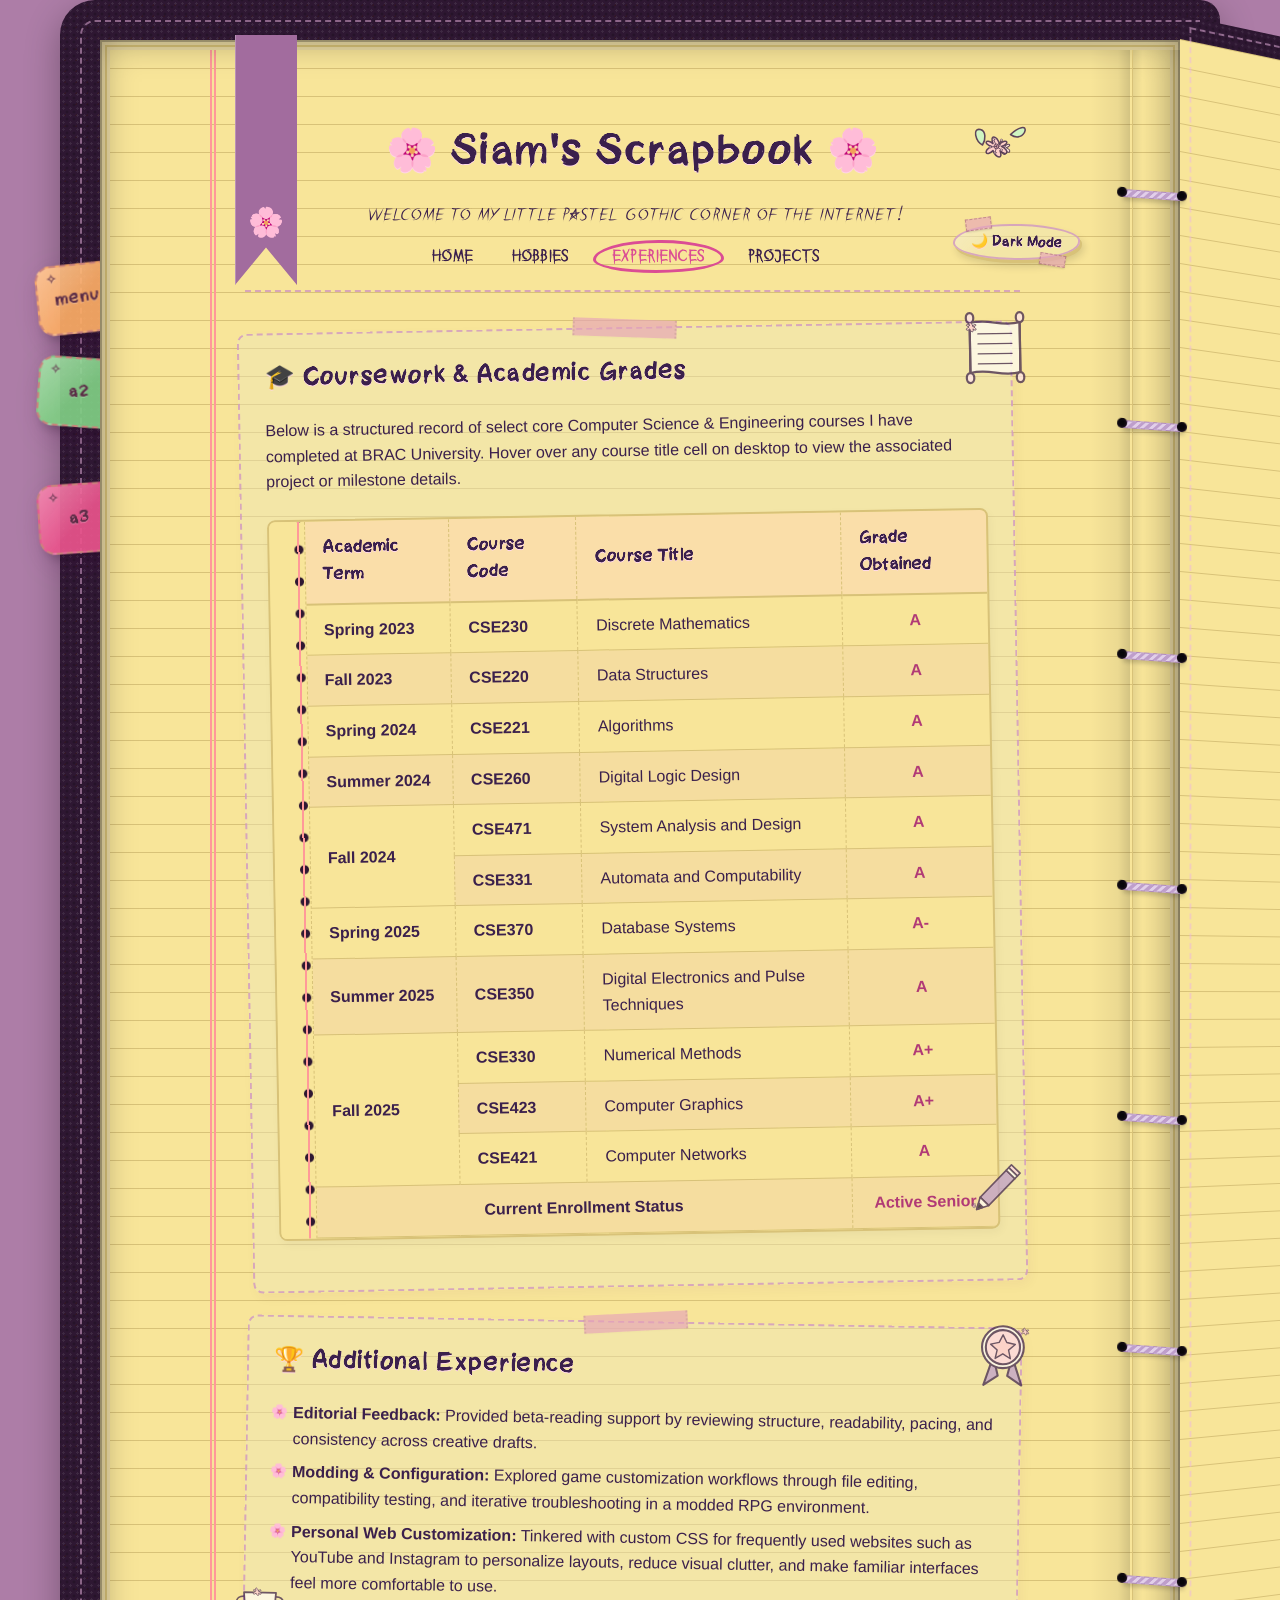
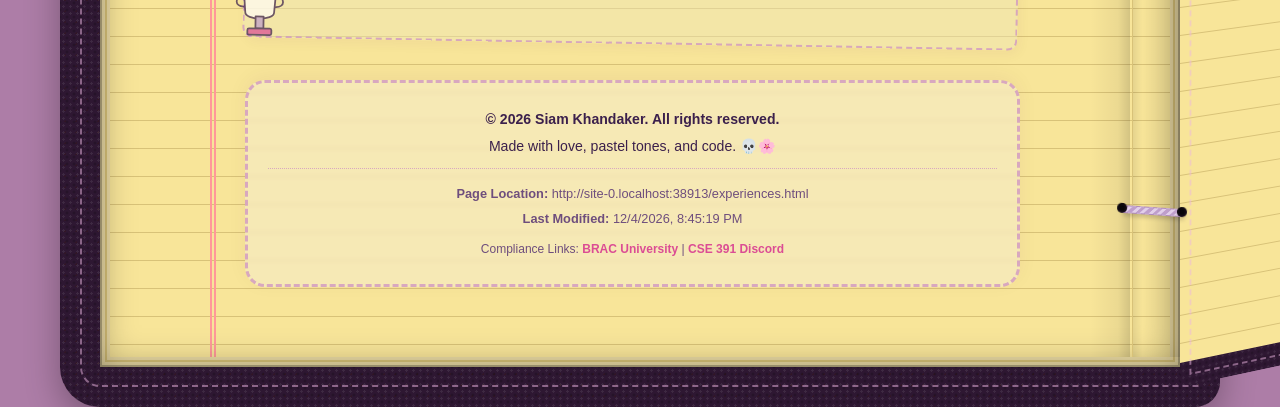
<file: experiences.html>
<!DOCTYPE html PUBLIC "-//W3C//DTD XHTML 1.0 Strict//EN" "http://www.w3.org/TR/xhtml1/DTD/xhtml1-strict.dtd">
<html xmlns="http://www.w3.org/1999/xhtml" xml:lang="en" lang="en">
<head>
    <meta http-equiv="Content-Type" content="text/html; charset=utf-8" />
    <meta name="viewport" content="width=device-width, initial-scale=1.0" />
    <title>Siam's Scrapbook - Experiences</title>
    <link rel="stylesheet" type="text/css" href="style.css" />
    <style type="text/css">
        .doodle-soft { opacity: 0.85; }
        .trophy-cup-corner {
            bottom: -20px;
            left: -25px;
        }

    </style>
</head>
<body>
        <div class="postit-rail">
            <div id="pullout-sidebar-menu" class="postit-sidebar postit-sidebar-menu">
                <button type="button" id="postit-sidebar-menu-toggle" class="postit-sidebar-tab" title="Open quick navigation">
                    <span class="postit-tab-text">menu</span>
                </button>
                <div class="postit-sidebar-content">
                    <span class="postit-sparkle postit-sparkle-one">✧</span>
                    <span class="postit-sparkle postit-sparkle-two">✿</span>
                    <p class="postit-kicker">quick flip</p>
                    <h2>Page scraps</h2>
                    <ul class="postit-sidebar-links">
                        <li><a href="index.html"><span>⌂</span> Home</a></li>
                        <li><a href="hobbies.html"><span>✿</span> Hobbies</a></li>
                        <li><a href="experiences.html" class="active"><span>✦</span> Experiences</a></li>
                        <li><a href="projects.html"><span>▣</span> Projects</a></li>
                    </ul>
                    <p class="postit-note">tug the tab to fold this note back in</p>
                </div>
            </div>
            <div id="pullout-sidebar-a2" class="postit-sidebar postit-sidebar-a2 postit-sidebar-secondary">
                <button type="button" id="postit-sidebar-a2-toggle" class="postit-sidebar-tab postit-sidebar-tab-a2" title="Open assignment navigation">
                    <span class="postit-tab-text">A2</span>
                </button>
                <div class="postit-sidebar-content postit-sidebar-content-a2">
                    <span class="postit-sparkle postit-sparkle-one">✧</span>
                    <span class="postit-sparkle postit-sparkle-two">✿</span>
                    <p class="postit-kicker">assignment 2</p>
                    <h2>JS tasks</h2>
                    <ul class="postit-sidebar-links">
                        <li><a href="Assignment 2/fortune.html"><span>☽</span> Fortune</a></li>
                        <li><a href="Assignment 2/stopwatch.html"><span>⏱</span> Stopwatch</a></li>
                        <li><a href="Assignment 2/todo.html"><span>☑</span> To-Do</a></li>
                    </ul>
                    <p class="postit-note">tug the tab to fold this note back in</p>
                </div>
            </div>
            <div id="pullout-sidebar-a3" class="postit-sidebar postit-sidebar-a3 postit-sidebar-secondary">
                <button type="button" id="postit-sidebar-a3-toggle" class="postit-sidebar-tab postit-sidebar-tab-a3" title="Open assignment 3">
                    <span class="postit-tab-text">A3</span>
                </button>
                <div class="postit-sidebar-content postit-sidebar-content-a3">
                    <span class="postit-sparkle postit-sparkle-one">✧</span>
                    <span class="postit-sparkle postit-sparkle-two">✿</span>
                    <p class="postit-kicker">assignment 3</p>
                    <h2>Mayhem Mobility</h2>
                    <ul class="postit-sidebar-links">
                        <li><a href="https://mayhem-mobility.page.gd"><span>🚗</span> Book Now</a></li>
                        <li><a href="https://mayhem-mobility.page.gd/admin.php"><span>⚙</span> Admin</a></li>
                    </ul>
                    <p class="postit-note">tug the tab to fold this note back in</p>
                </div>
            </div>
        </div>

<div id="page-wrapper">
    <div class="cover"></div>
    <div id="blank-page"></div>
    <div id="wrapper">
    <div class="wrapper-content">


        <div class="binder-spine">
            <span class="binder-ring"></span>
            <span class="binder-ring"></span>
            <span class="binder-ring"></span>
            <span class="binder-ring"></span>
            <span class="binder-ring"></span>
            <span class="binder-ring"></span>
            <span class="binder-ring"></span>
            <span class="binder-ring"></span>
        </div>
        

        <div id="bookmark-ribbon" class="bookmark-experiences"></div>

        <!-- HEADER & NAVIGATION -->
        <div class="header" style="position: relative;">

            <div class="scrapbook-doodle" style="top: -10px; left: -15px;">
                <img src="images/doodles/left-flower.svg" style="opacity: 0.9;" width="75" height="75" alt="Left Flower" />
            </div>

            <div class="scrapbook-doodle" style="top: -10px; right: -15px;">
                <img src="images/doodles/right-flower.svg" style="opacity: 0.9; transform: rotate(45deg) scaleX(-1);" width="70" height="70" alt="Right Flower" />
            </div>
            <h1>🌸 Siam's Scrapbook 🌸</h1>
            <p class="italic">Welcome to my little pastel gothic corner of the internet!</p>
            
            <div class="nav-container">
                <ul class="nav-links">
                    <li><a href="index.html">Home</a></li>
                    <li><a href="hobbies.html">Hobbies</a></li>
                    <li><a href="experiences.html" class="active">Experiences</a></li>
                    <li><a href="projects.html">Projects</a></li>
                </ul>
                <div>
                    <button type="button" id="mode-toggle" class="mode-toggle-btn">🌙 Dark Mode</button>
                </div>
            </div>
        </div>


        
        <!-- ACADEMIC & PROJECT TIMELINE -->
        <div class="card">

            <div class="scrapbook-doodle" style="top: -25px; right: -35px;">
                <img src="images/doodles/academic-scroll.svg" class="doodle-soft" width="100" height="100" alt="Academic Scroll" />
            </div>

            <h2>🎓 Coursework &amp; Academic Grades</h2>
            <p>Below is a structured record of select core Computer Science &amp; Engineering courses I have completed at BRAC University. Hover over any course title cell on desktop to view the associated project or milestone details.</p>
            
            <div class="table-container">
                <table>
                    <thead>
                        <tr>
                            <th>Academic Term</th>
                            <th>Course Code</th>
                            <th>Course Title</th>
                            <th>Grade Obtained</th>
                        </tr>
                    </thead>
                    <tbody>
                        <tr>
                            <td class="bold">Spring 2023</td>
                            <td class="bold">CSE230</td>
                            <td class="course-title-cell">
                                Discrete Mathematics
                                <span class="course-popup popup-down">Studied logic, set theory, graph theory, and proof techniques.<br>Formed the mathematical foundation for algorithm design.</span>
                            </td>
                            <td class="highlight text-center">A</td>
                        </tr>
                        
                        <tr>
                            <td class="bold">Fall 2023</td>
                            <td class="bold">CSE220</td>
                            <td class="course-title-cell">
                                Data Structures
                                <span class="course-popup popup-down">Learned arrays, linked lists, stacks, queues, trees, and graphs.<br>Focused on memory efficiency and complexity analysis.</span>
                            </td>
                            <td class="highlight text-center">A</td>
                        </tr>
                        
                        <tr>
                            <td class="bold">Spring 2024</td>
                            <td class="bold">CSE221</td>
                            <td class="course-title-cell">
                                Algorithms
                                <span class="course-popup popup-down">Analyzed divide-and-conquer, greedy method, dynamic programming,<br>and graph traversals. Solved complex computational problems.</span>
                            </td>
                            <td class="highlight text-center">A</td>
                        </tr>
                        
                        <tr>
                            <td class="bold">Summer 2024</td>
                            <td class="bold">CSE260</td>
                            <td class="course-title-cell">
                                Digital Logic Design
                                <span class="course-popup popup-down">Designed combinational and sequential logic circuits.<br>Worked with state machines, multiplexers, and logic gates.</span>
                            </td>
                            <td class="highlight text-center">A</td>
                        </tr>
                        
                        <tr>
                            <td class="bold" rowspan="2">Fall 2024</td>
                            <td class="bold">CSE471</td>
                            <td class="course-title-cell">
                                System Analysis and Design
                                <span class="course-popup popup-down">Worked on the 'Meramot Electrontrics' hardware repair management system.<br>Managed requirements gathering, use case models, and database design.</span>
                            </td>
                            <td class="highlight text-center">A</td>
                        </tr>
                        <tr>
                            <td class="bold">CSE331</td>
                            <td class="course-title-cell">
                                Automata and Computability
                                <span class="course-popup popup-down">Explored formal languages, finite automata, context-free grammars,<br>Turing machines, and computability limits.</span>
                            </td>
                            <td class="highlight text-center">A</td>
                        </tr>
                        
                        <tr>
                            <td class="bold">Spring 2025</td>
                            <td class="bold">CSE370</td>
                            <td class="course-title-cell">
                                Database Systems
                                <span class="course-popup">Designed and implemented schemas for a ridesharing app database.<br>Focused on entity diagrams, SQL normalization, and indexing.</span>
                            </td>
                            <td class="highlight text-center">A-</td>
                        </tr>
                        
                        <tr>
                            <td class="bold">Summer 2025</td>
                            <td class="bold">CSE350</td>
                            <td class="course-title-cell">
                                Digital Electronics and Pulse Techniques
                                <span class="course-popup">Studied semiconductor devices, operational amplifiers, pulse generators,<br>and multivibrators. Analyzed wave-shaping circuits.</span>
                            </td>
                            <td class="highlight text-center">A</td>
                        </tr>
                        
                        <tr>
                            <td class="bold" rowspan="3">Fall 2025</td>
                            <td class="bold">CSE330</td>
                            <td class="course-title-cell">
                                Numerical Methods
                                <span class="course-popup">Solved mathematical models numerically using root-finding,<br>linear systems, curve fitting, and calculus approximations.</span>
                            </td>
                            <td class="highlight text-center">A+</td>
                        </tr>
                        <tr>
                            <td class="bold">CSE423</td>
                            <td class="course-title-cell">
                                Computer Graphics
                                <span class="course-popup">Developed 'Dungeon of the Forgotten', a 3D dungeon crawler game<br>using OpenGL and C++, building custom render matrices and keyboard/mouse controls.</span>
                            </td>
                            <td class="highlight text-center">A+</td>
                        </tr>
                        <tr>
                            <td class="bold">CSE421</td>
                            <td class="course-title-cell">
                                Computer Networks
                                <span class="course-popup">Explored transport layers, socket programming,<br>routing algorithms, and protocol designs (TCP/IP stack).</span>
                            </td>
                            <td class="highlight text-center">A</td>
                        </tr>
                        
                        <tr>
                            <td colspan="3" class="bold text-center">Current Enrollment Status</td>
                            <td class="highlight bold text-center">Active Senior</td>
                        </tr>
                    </tbody>
                </table>
            </div>

            <div class="scrapbook-doodle" style="bottom: 40px; right: -5px;">
                <img src="images/doodles/sketch-pencil.svg" class="doodle-soft" width="75" height="75" alt="Sketch Pencil" />
            </div>
        </div>

        <!-- ADDITIONAL EXPERIENCE -->
        <div class="card">

            <div class="scrapbook-doodle" style="top: -25px; right: -30px;">
                <img src="images/doodles/ribbon-medallion.svg" class="doodle-soft" width="95" height="95" alt="Ribbon Medallion" />
            </div>

            <h2>🏆 Additional Experience</h2>
            <ul class="paper-list">
                <li><span class="bold">Editorial Feedback:</span> Provided beta-reading support by reviewing structure, readability, pacing, and consistency across creative drafts.</li>
                <li><span class="bold">Modding &amp; Configuration:</span> Explored game customization workflows through file editing, compatibility testing, and iterative troubleshooting in a modded RPG environment.</li>
                <li><span class="bold">Personal Web Customization:</span> Tinkered with custom CSS for frequently used websites such as YouTube and Instagram to personalize layouts, reduce visual clutter, and make familiar interfaces feel more comfortable to use.</li>
            </ul>

            <div class="scrapbook-doodle trophy-cup-corner">
                <img src="images/doodles/trophy-cup.svg" class="doodle-soft" width="80" height="80" alt="Trophy Cup" />
            </div>
        </div>

        <!-- FOOTER -->
        <div class="footer">
            <p class="bold">&#169; 2026 Siam Khandaker. All rights reserved.</p>
            <p>Made with love, pastel tones, and code. 💀🌸</p>
            
            <div class="footer-meta">
                <p><strong>Page Location:</strong> <span id="page-location">Retrieving...</span></p>
                <p><strong>Last Modified:</strong> <span id="last-modified">Retrieving...</span></p>
                <p style="margin-top: 10px; font-size: 0.75rem;">
                    Compliance Links: 
                    <a href="https://www.bracu.ac.bd" target="_blank">BRAC University</a> | 
                    <a href="https://discord.gg/U7GBm9GVC" target="_blank">CSE 391 Discord</a>
                </p>
            </div>
        </div>
    </div>
    </div>
    <div id="wrapper-stack"></div>
</div>

    <div class="scroll-top-wrapper">
        <a href="#wrapper" id="scroll-to-top" class="scroll-top-btn">&#8593;</a>
    </div>
    <script type="text/javascript" src="script.js"></script>
</body>
</html>
</file>
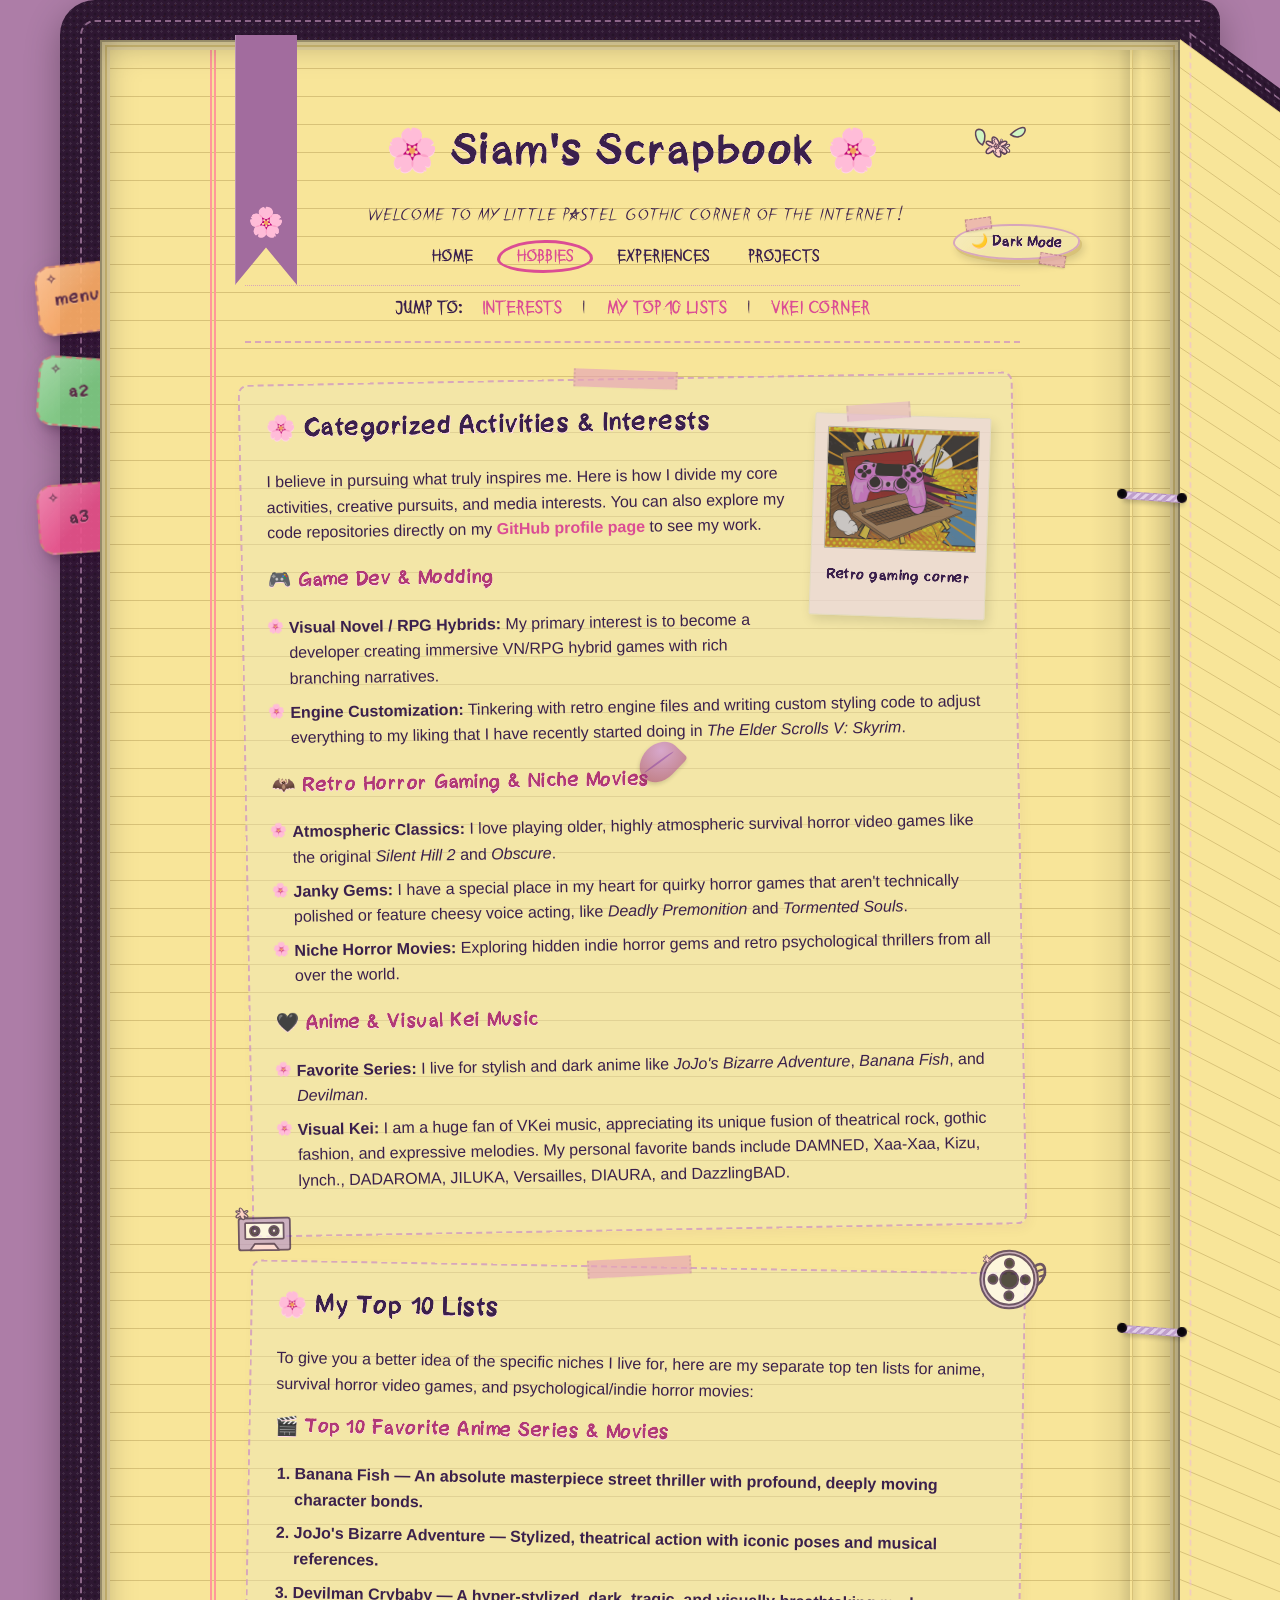
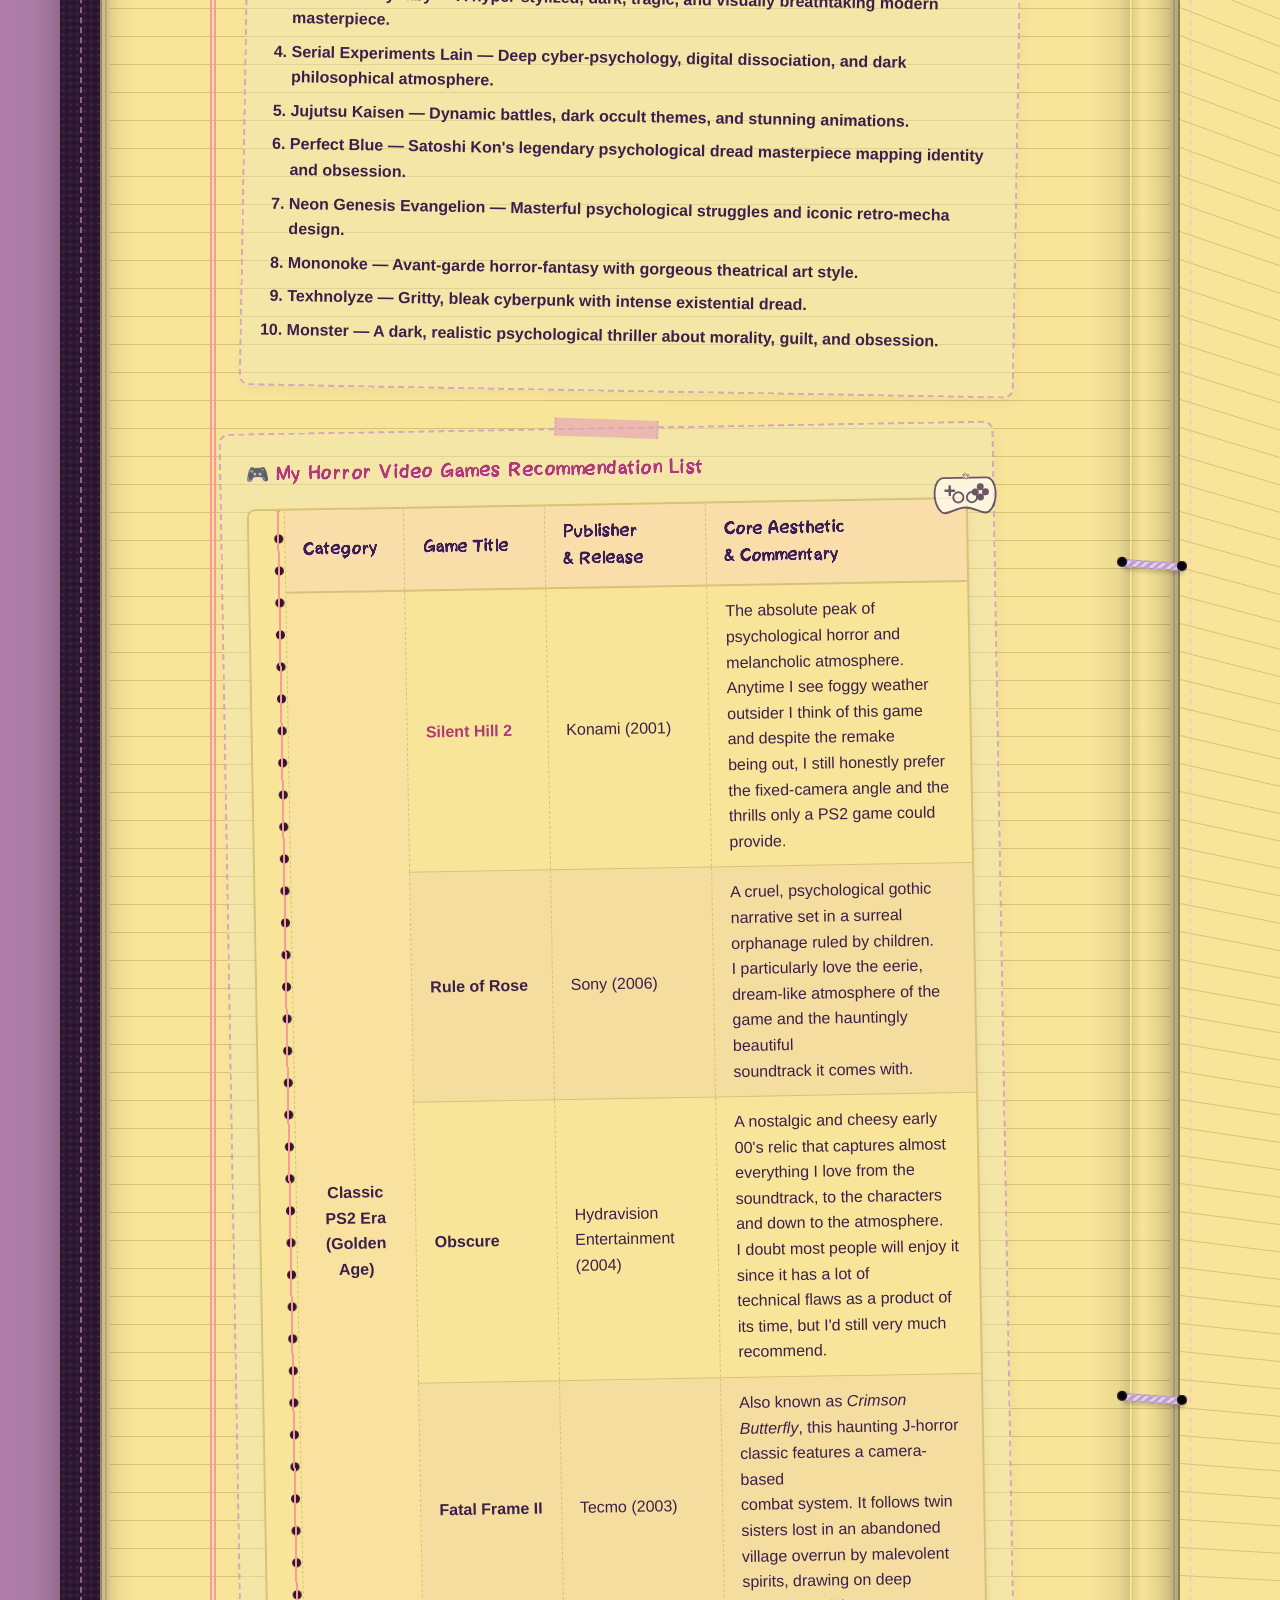
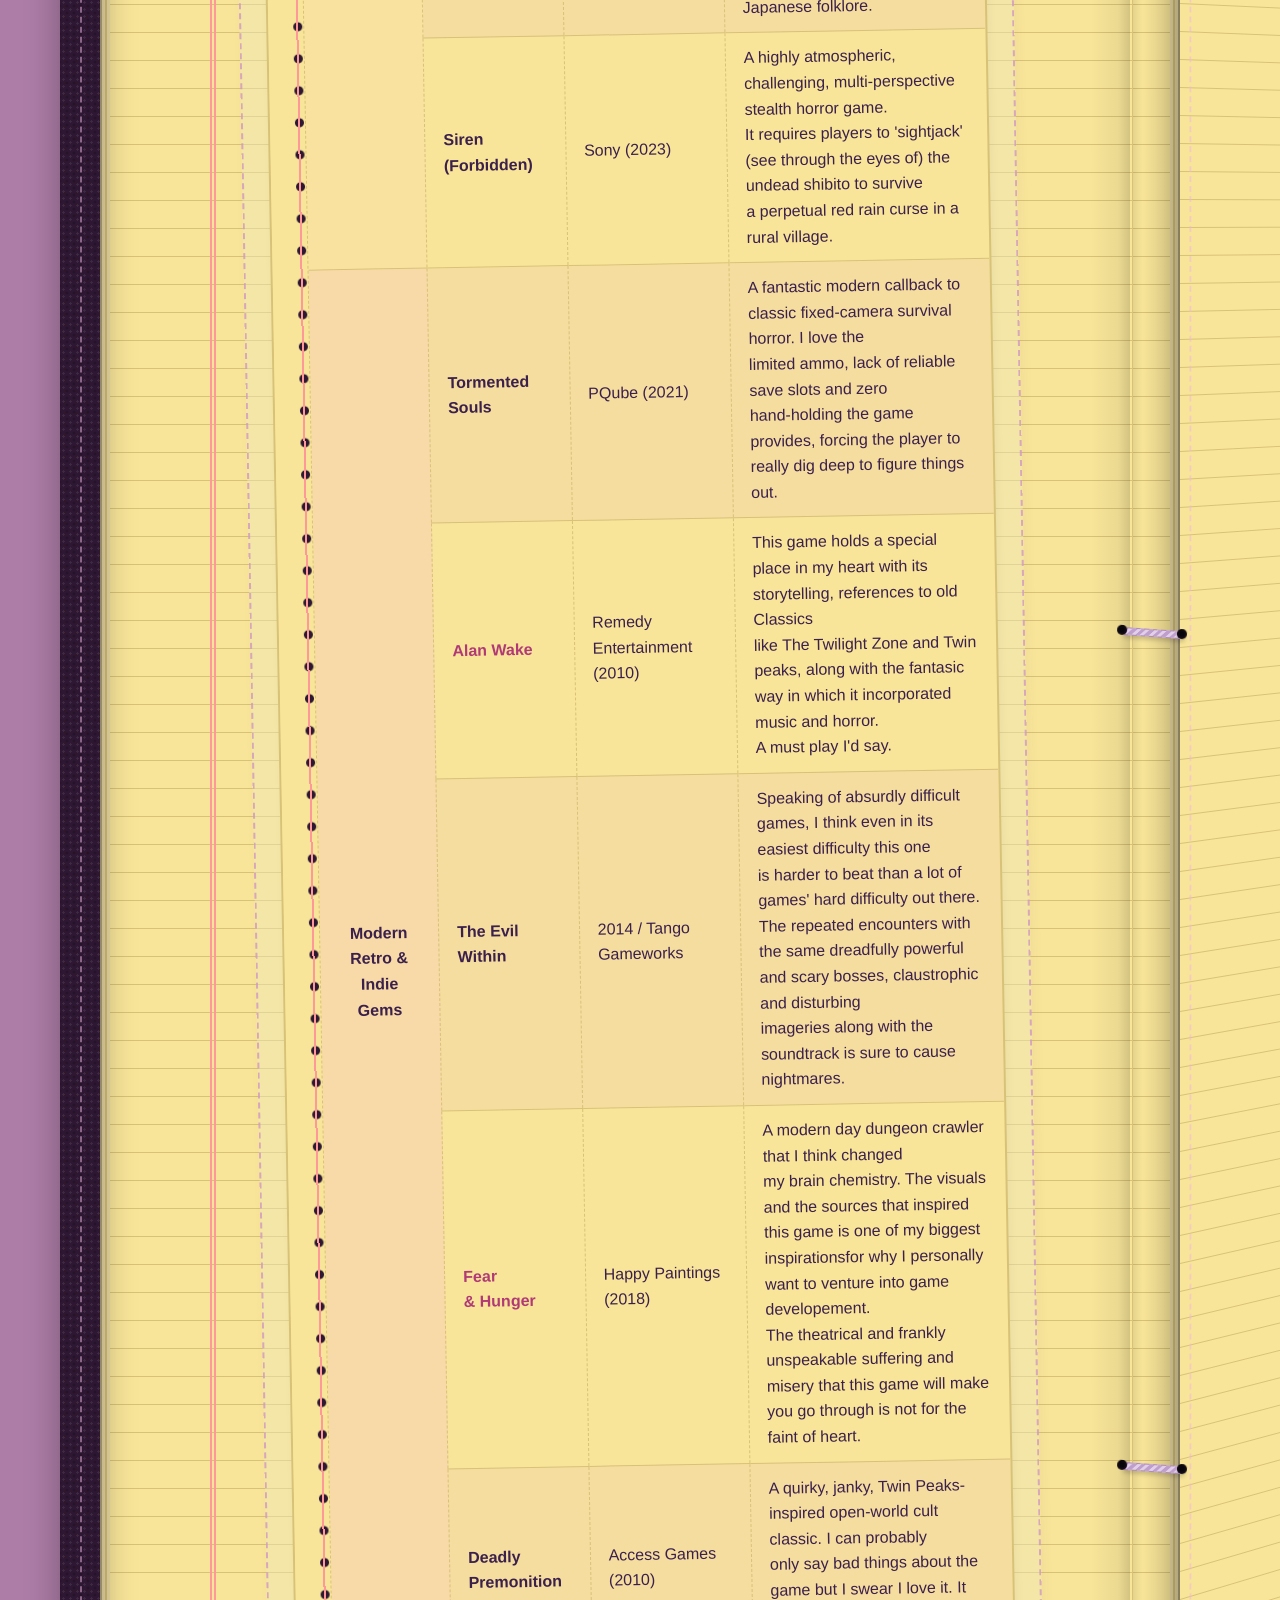
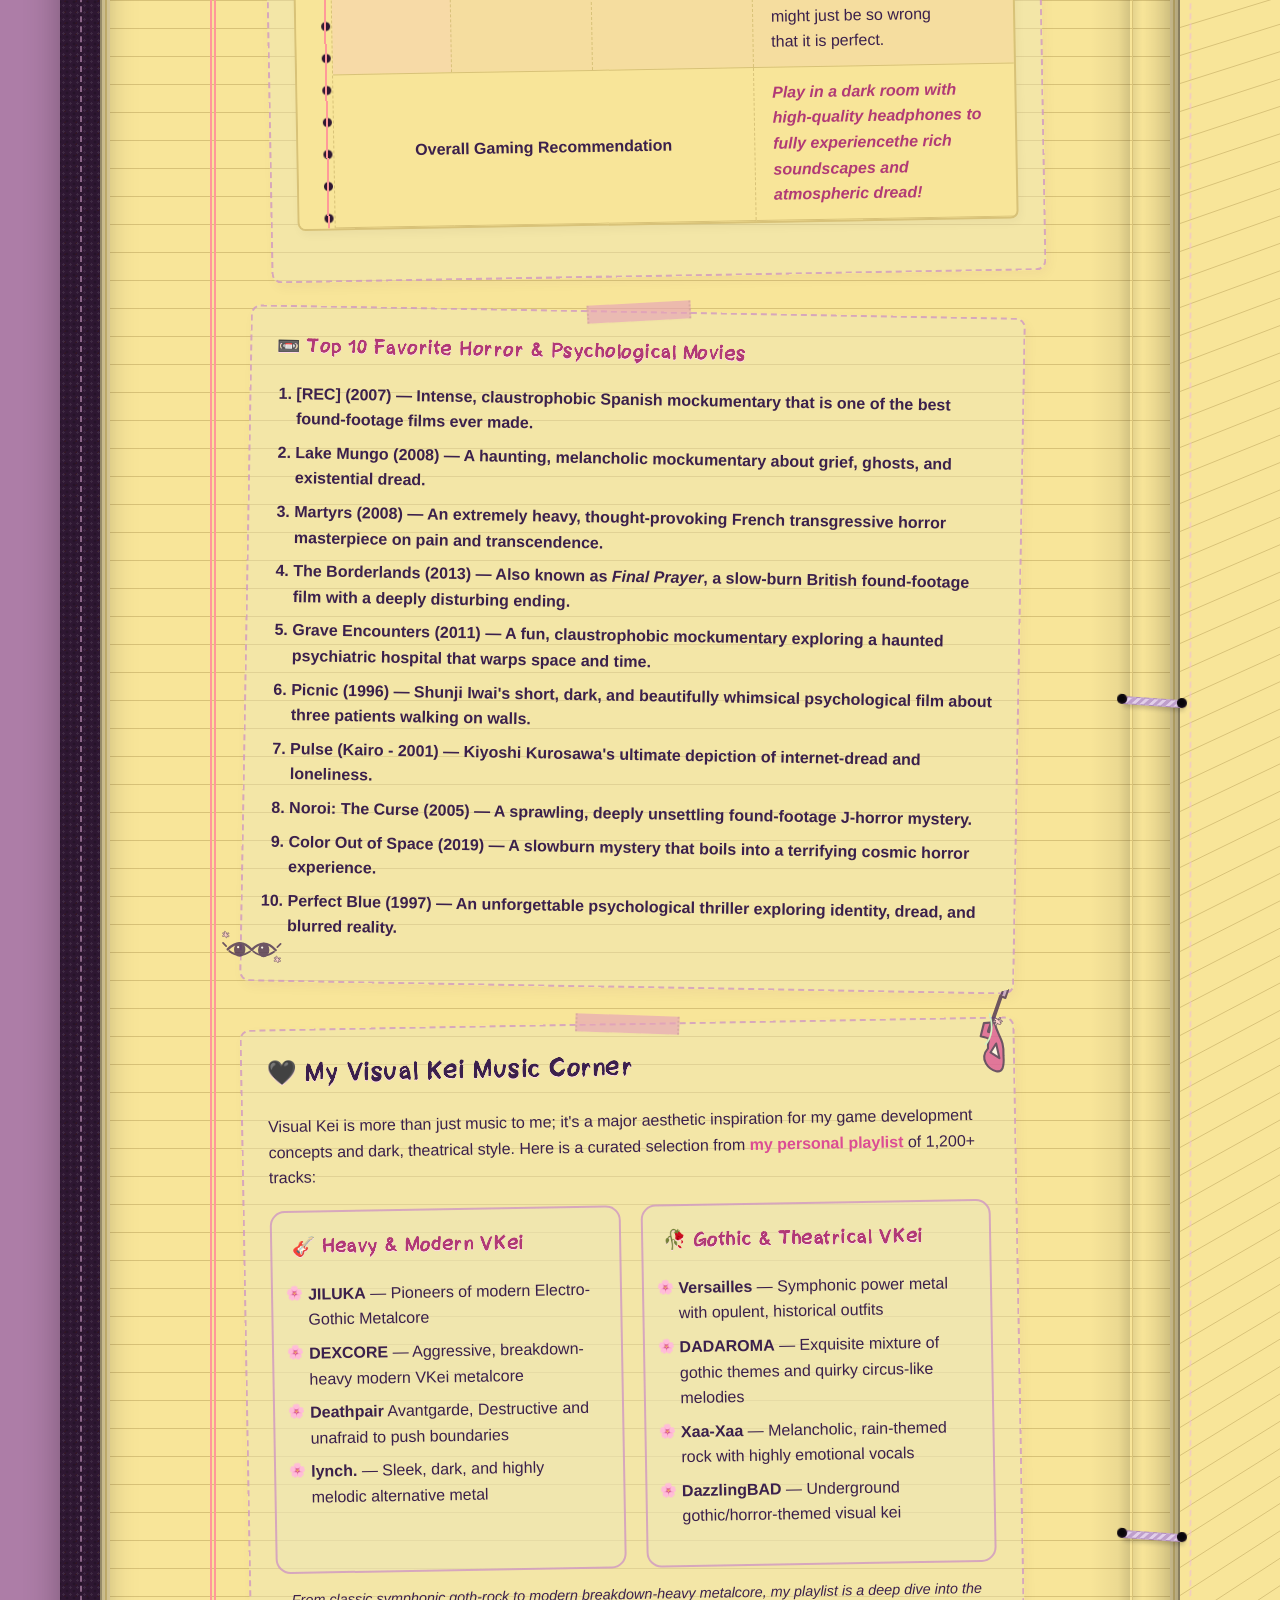
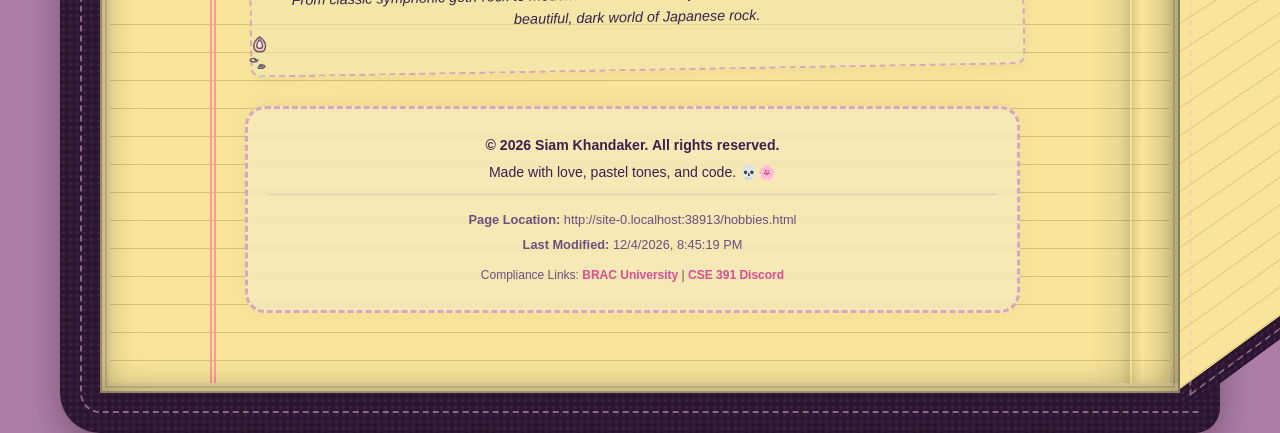
<file: hobbies.html>
<!DOCTYPE html PUBLIC "-//W3C//DTD XHTML 1.0 Strict//EN" "http://www.w3.org/TR/xhtml1/DTD/xhtml1-strict.dtd">
<html xmlns="http://www.w3.org/1999/xhtml" xml:lang="en" lang="en">
<head>
    <meta http-equiv="Content-Type" content="text/html; charset=utf-8" />
    <meta name="viewport" content="width=device-width, initial-scale=1.0" />
    <title>Siam's Scrapbook - Hobbies</title>
    <link rel="stylesheet" type="text/css" href="style.css" />
</head>
<body>
        <div class="postit-rail">
            <div id="pullout-sidebar-menu" class="postit-sidebar postit-sidebar-menu">
                <button type="button" id="postit-sidebar-menu-toggle" class="postit-sidebar-tab" title="Open quick navigation">
                    <span class="postit-tab-text">menu</span>
                </button>
                <div class="postit-sidebar-content">
                    <span class="postit-sparkle postit-sparkle-one">✧</span>
                    <span class="postit-sparkle postit-sparkle-two">✿</span>
                    <p class="postit-kicker">quick flip</p>
                    <h2>Page scraps</h2>
                    <ul class="postit-sidebar-links">
                        <li><a href="index.html"><span>⌂</span> Home</a></li>
                        <li><a href="hobbies.html" class="active"><span>✿</span> Hobbies</a></li>
                        <li><a href="experiences.html"><span>✦</span> Experiences</a></li>
                        <li><a href="projects.html"><span>▣</span> Projects</a></li>
                    </ul>
                    <p class="postit-note">tug the tab to fold this note back in</p>
                </div>
            </div>
            <div id="pullout-sidebar-a2" class="postit-sidebar postit-sidebar-a2 postit-sidebar-secondary">
                <button type="button" id="postit-sidebar-a2-toggle" class="postit-sidebar-tab postit-sidebar-tab-a2" title="Open assignment navigation">
                    <span class="postit-tab-text">A2</span>
                </button>
                <div class="postit-sidebar-content postit-sidebar-content-a2">
                    <span class="postit-sparkle postit-sparkle-one">✧</span>
                    <span class="postit-sparkle postit-sparkle-two">✿</span>
                    <p class="postit-kicker">assignment 2</p>
                    <h2>JS tasks</h2>
                    <ul class="postit-sidebar-links">
                        <li><a href="Assignment 2/fortune.html"><span>☽</span> Fortune</a></li>
                        <li><a href="Assignment 2/stopwatch.html"><span>⏱</span> Stopwatch</a></li>
                        <li><a href="Assignment 2/todo.html"><span>☑</span> To-Do</a></li>
                    </ul>
                    <p class="postit-note">tug the tab to fold this note back in</p>
                </div>
            </div>
            <div id="pullout-sidebar-a3" class="postit-sidebar postit-sidebar-a3 postit-sidebar-secondary">
                <button type="button" id="postit-sidebar-a3-toggle" class="postit-sidebar-tab postit-sidebar-tab-a3" title="Open assignment 3">
                    <span class="postit-tab-text">A3</span>
                </button>
                <div class="postit-sidebar-content postit-sidebar-content-a3">
                    <span class="postit-sparkle postit-sparkle-one">✧</span>
                    <span class="postit-sparkle postit-sparkle-two">✿</span>
                    <p class="postit-kicker">assignment 3</p>
                    <h2>Mayhem Mobility</h2>
                    <ul class="postit-sidebar-links">
                        <li><a href="https://mayhem-mobility.page.gd"><span>🚗</span> Book Now</a></li>
                        <li><a href="https://mayhem-mobility.page.gd/admin.php"><span>⚙</span> Admin</a></li>
                    </ul>
                    <p class="postit-note">tug the tab to fold this note back in</p>
                </div>
            </div>
        </div>

<div id="page-wrapper">
    <div class="cover"></div>
    <div id="blank-page"></div>
    <div id="wrapper">
    <div class="wrapper-content">


        <div class="binder-spine">
            <span class="binder-ring"></span>
            <span class="binder-ring"></span>
            <span class="binder-ring"></span>
            <span class="binder-ring"></span>
            <span class="binder-ring"></span>
            <span class="binder-ring"></span>
            <span class="binder-ring"></span>
            <span class="binder-ring"></span>
        </div>
        

        <div id="bookmark-ribbon" class="bookmark-hobbies"></div>


        <!-- HEADER & NAVIGATION -->
        <div class="header" style="position: relative;">

            <div class="scrapbook-doodle" style="top: -10px; left: -15px;">
                <img src="images/doodles/left-flower.svg" style="opacity: 0.9;" width="75" height="75" alt="Left Flower" />
            </div>

            <div class="scrapbook-doodle" style="top: -10px; right: -15px;">
                <img src="images/doodles/right-flower.svg" style="opacity: 0.9; transform: rotate(45deg) scaleX(-1);" width="70" height="70" alt="Right Flower" />
            </div>
            <h1>🌸 Siam's Scrapbook 🌸</h1>
            <p class="italic">Welcome to my little pastel gothic corner of the internet!</p>
            
            <div class="nav-container">
                <ul class="nav-links">
                    <li><a href="index.html">Home</a></li>
                    <li><a href="hobbies.html" class="active">Hobbies</a></li>
                    <li><a href="experiences.html">Experiences</a></li>
                    <li><a href="projects.html">Projects</a></li>
                </ul>
                <div>
                    <button type="button" id="mode-toggle" class="mode-toggle-btn">🌙 Dark Mode</button>
                </div>
            </div>
            
            <div class="nav-container" style="border-top: 1px dotted var(--border-color); padding-top: 10px; justify-content: center; gap: 20px;">
                <span class="bold">Jump to:</span>
                <a href="#interests">Interests</a> | 
                <a href="#top10">My Top 10 Lists</a> | 
                <a href="#vkei-corner">VKei Corner</a>
            </div>
        </div>


        <!-- CATEGORIZED HOBBIES -->
        <div class="card" id="interests">

            <div class="pressed-petal" style="top: 360px; right: 340px; transform: rotate(45deg); "></div>

            <div class="scrapbook-doodle chi-cat-doodle" style="top: -45px; right: -50px;">
            </div>


            <div class="polaroid-frame tape-polaroid" style="float: right; margin-left: 20px; --polaroid-rotate: 3deg;">
                <img src="images/Retro-Gaming.png"  style="opacity: 0.75;" alt="Retro gaming corner" />
                <div class="polaroid-caption">Retro gaming corner</div>
            </div>

            <h2>🌸 Categorized Activities &amp; Interests</h2>
            <p>I believe in pursuing what truly inspires me. Here is how I divide my core activities, creative pursuits, and media interests. You can also explore my code repositories directly on my <a href="https://github.com/siamkhandaker616" target="_blank">GitHub profile page</a> to see my work.</p>
            
            <div style="margin-top: 20px;">
                <h3 class="highlight">🎮 Game Dev &amp; Modding</h3>
                <ul class="paper-list">
                    <li><span class="bold">Visual Novel / RPG Hybrids:</span> My primary interest is to become a developer creating immersive VN/RPG hybrid games with rich branching narratives.</li>
                    <li><span class="bold">Engine Customization:</span> Tinkering with retro engine files and writing custom styling code to adjust everything to my liking that I have recently started doing in <em>The Elder Scrolls V: Skyrim</em>.</li>
                </ul>
            </div>
            
            <div style="margin-top: 20px;">
                <h3 class="highlight">🦇 Retro Horror Gaming &amp; Niche Movies</h3>
                <ul class="paper-list">
                    <li><span class="bold">Atmospheric Classics:</span> I love playing older, highly atmospheric survival horror video games like the original <em>Silent Hill 2</em> and <em>Obscure</em>.</li>
                    <li><span class="bold">Janky Gems:</span> I have a special place in my heart for quirky horror games that aren't technically polished or feature cheesy voice acting, like <em>Deadly Premonition</em> and <em>Tormented Souls</em>.</li>
                    <li><span class="bold">Niche Horror Movies:</span> Exploring hidden indie horror gems and retro psychological thrillers from all over the world.</li>
                </ul>
            </div>

            <div style="margin-top: 20px;">
                <h3 class="highlight">🖤 Anime &amp; Visual Kei Music</h3>
                <ul class="paper-list">
                    <li><span class="bold">Favorite Series:</span> I live for stylish and dark anime like <em>JoJo's Bizarre Adventure</em>, <em>Banana Fish</em>, and <em>Devilman</em>.</li>
                    <li><span class="bold">Visual Kei:</span> I am a huge fan of VKei music, appreciating its unique fusion of theatrical rock, gothic fashion, and expressive melodies. My personal favorite bands include DAMNED, Xaa-Xaa, Kizu, lynch., DADAROMA, JILUKA, Versailles, DIAURA, and DazzlingBAD.</li>
                </ul>
            </div>

            <div class="scrapbook-doodle" style="bottom: -45px; left: -30px;">
                <img src="images/doodles/cassette-tape.svg" style="opacity: 0.85;" width="80" height="80" alt="Cassette Tape" />
            </div>
        </div>

        <!-- TOP 10 LISTS - Anime -->
        <div class="card" id="top10-anime">
            <div class="scrapbook-doodle" style="top: -40px; right: -30px;">
                <img src="images/doodles/film-spool.svg" style="opacity: 0.85;" width="90" height="90" alt="Film Spool" />
            </div>
            <h2>🌸 My Top 10 Lists</h2>
            <p>To give you a better idea of the specific niches I live for, here are my separate top ten lists for anime, survival horror video games, and psychological/indie horror movies:</p>
            <h3 class="highlight">🎬 Top 10 Favorite Anime Series &amp; Movies</h3>
            <ol class="paper-list">
                <li><span class="bold">Banana Fish</span> — An absolute masterpiece street thriller with profound, deeply moving character bonds.</li>
                <li><span class="bold">JoJo's Bizarre Adventure</span> — Stylized, theatrical action with iconic poses and musical references.</li>
                <li><span class="bold">Devilman Crybaby</span> — A hyper-stylized, dark, tragic, and visually breathtaking modern masterpiece.</li>
                <li><span class="bold">Serial Experiments Lain</span> — Deep cyber-psychology, digital dissociation, and dark philosophical atmosphere.</li>
                <li><span class="bold">Jujutsu Kaisen</span> — Dynamic battles, dark occult themes, and stunning animations.</li>
                <li><span class="bold">Perfect Blue</span> — Satoshi Kon's legendary psychological dread masterpiece mapping identity and obsession.</li>
                <li><span class="bold">Neon Genesis Evangelion</span> — Masterful psychological struggles and iconic retro-mecha design.</li>
                <li><span class="bold">Mononoke</span> — Avant-garde horror-fantasy with gorgeous theatrical art style.</li>
                <li><span class="bold">Texhnolyze</span> — Gritty, bleak cyberpunk with intense existential dread.</li>
                <li><span class="bold">Monster</span> — A dark, realistic psychological thriller about morality, guilt, and obsession.</li>
            </ol>
        </div>

        <!-- TOP 10 LISTS - Games -->
        <div class="card" id="top10-games">
            <div class="scrapbook-doodle" style="top: 25px; right: -15px;">
                <img src="images/doodles/game-controller.svg" style="opacity: 0.85;" width="85" height="85" alt="Game Controller" />
            </div>
            <h3 class="highlight">🎮 My Horror Video Games Recommendation List</h3>
            <div class="table-container" style="margin-top: 15px;">
                <table>
                    <thead>
                        <tr>
                            <th>Category</th>
                            <th>Game Title</th>
                            <th>Publisher <br/>&amp; Release</th>
                            <th>Core Aesthetic <br/>&amp; Commentary</th>
                        </tr>
                    </thead>
                    <tbody>
                        <tr>
                            <td class="bold" rowspan="5" style="vertical-align: middle; text-align: center; background-color: rgba(255, 198, 216, 0.1);">
                                Classic PS2 Era<br />(Golden Age)
                            </td>
                            <td class="highlight">Silent Hill 2</td>
                            <td>Konami (2001)</td>
                            <td>
                                The absolute peak of psychological horror and melancholic atmosphere.<br> 
                                Anytime I see foggy weather outsider I think of this game and despite the remake<br>
                                being out, I still honestly prefer the fixed-camera angle and the thrills only a PS2 game could provide.
                            </td>
                        </tr>
                        <tr>
                            <td class="bold">Rule of Rose</td>
                            <td>Sony (2006)</td>
                            <td>
                                A cruel, psychological gothic narrative set in a surreal orphanage ruled by children.<br> 
                                I particularly love the eerie, dream-like atmosphere of the game and the hauntingly beautiful<br>
                                soundtrack it comes with.
                            </td>
                        </tr>
                        <tr>
                            <td class="bold">Obscure</td>
                            <td>Hydravision Entertainment (2004)</td>
                            <td>
                                A nostalgic and cheesy early 00's relic that captures almost everything I love from the<br>
                                soundtrack, to the characters and down to the atmosphere.<br>I doubt most people will enjoy it since it has
                                a lot of<br>technical flaws as a product of its time, but I'd still very much recommend.
                            </td>
                        </tr>
                        <tr>
                            <td class="bold">Fatal Frame II</td>
                            <td>Tecmo (2003)</td>
                            <td>
                                Also known as <em>Crimson Butterfly</em>, this haunting J-horror classic features a camera-based<br> 
                                combat system. It follows twin sisters lost in an abandoned village overrun by malevolent<br>
                                spirits, drawing on deep Japanese folklore.
                            </td>
                        </tr>
                        <tr>
                            <td class="bold">Siren (Forbidden)</td>
                            <td>Sony (2023)</td>
                            <td>
                                A highly atmospheric, challenging, multi-perspective stealth horror game.<br> 
                                It requires players to 'sightjack' (see through the eyes of) the undead shibito to survive <br>
                                a perpetual red rain curse in a rural village.
                            </td>
                        </tr>

                        <tr>
                            <td class="bold" rowspan="5" style="vertical-align: middle; text-align: center; background-color: rgba(255, 198, 216, 0.15);">
                                Modern Retro &amp;<br />Indie Gems
                            </td>
                            <td class="bold">Tormented Souls</td>
                            <td>PQube (2021)</td>
                            <td>
                                A fantastic modern callback to classic fixed-camera survival horror. 
                                I love the<br>limited ammo, lack of reliable save slots and zero<br>hand-holding
                                the game provides, forcing the player to really dig deep to figure things out.
                            </td>
                        </tr>
                        <tr>
                            <td class="highlight">Alan Wake</td>
                            <td>Remedy Entertainment (2010)</td>
                            <td>
                                This game holds a special place in my heart with its storytelling, references to old Classics<br>
                                like The Twilight Zone and Twin peaks, along with the fantasic way in which it incorporated music
                                and horror.<br>A must play I'd say.
                            </td>
                        </tr>
                        <tr>
                            <td class="bold">The Evil Within</td>
                            <td>2014 / 	Tango Gameworks</td>
                            <td>
                                Speaking of absurdly difficult games, I think even in its easiest difficulty this one<br>
                                is harder to beat than a lot of games' hard difficulty out there.<br>The repeated encounters with the same dreadfully
                                powerful and scary bosses, claustrophic and disturbing<br>imageries along with the soundtrack is sure to
                                cause nightmares.
                            </td>
                        </tr>
                        <tr>
                            <td class="highlight">Fear <br/>&amp; Hunger</td>
                            <td>Happy Paintings (2018)</td>
                            <td>
                                A modern day dungeon crawler that I think changed<br>my brain chemistry. The visuals and the sources that
                                inspired<br>this game is one of my biggest inspirationsfor why I personally want to venture into game developement.<br>
                                The theatrical and frankly<br>unspeakable suffering and misery that this game will make you go through is not for the
                                faint of heart.
                            </td>
                        </tr>
                        <tr>
                            <td class="bold">Deadly Premonition</td>
                            <td>Access Games (2010)</td>
                            <td>
                                A quirky, janky, Twin Peaks-inspired open-world cult classic. 
                                I can probably<br>only say bad things about the game but I swear I love it. It might just
                                be so wrong<br>that it is perfect.
                            </td>
                        </tr>

                        <tr>
                            <td colspan="3" class="bold text-center">Overall Gaming Recommendation</td>
                            <td class="highlight italic">
                                Play in a dark room with high-quality headphones to<br>fully experiencethe rich soundscapes and atmospheric dread!
                            </td>
                        </tr>
                    </tbody>
                </table>
            </div>
        </div>

        <!-- TOP 10 LISTS - Movies -->
        <div class="card" id="top10-movies">
            <div class="scrapbook-doodle" style="bottom: -20px; left: -30px;">
                <img src="images/doodles/gothic-eyes.svg" style="opacity: 0.85;" width="80" height="80" alt="Gothic Eyes" />
            </div>
            <h3 class="highlight">📼 Top 10 Favorite Horror &amp; Psychological Movies</h3>
            <ol class="paper-list">
                <li><span class="bold">[REC] (2007)</span> — Intense, claustrophobic Spanish mockumentary that is one of the best found-footage films ever made.</li>
                <li><span class="bold">Lake Mungo (2008)</span> — A haunting, melancholic mockumentary about grief, ghosts, and existential dread.</li>
                <li><span class="bold">Martyrs (2008)</span> — An extremely heavy, thought-provoking French transgressive horror masterpiece on pain and transcendence.</li>
                <li><span class="bold">The Borderlands (2013)</span> — Also known as <em>Final Prayer</em>, a slow-burn British found-footage film with a deeply disturbing ending.</li>
                <li><span class="bold">Grave Encounters (2011)</span> — A fun, claustrophobic mockumentary exploring a haunted psychiatric hospital that warps space and time.</li>
                <li><span class="bold">Picnic (1996)</span> — Shunji Iwai's short, dark, and beautifully whimsical psychological film about three patients walking on walls.</li>
                <li><span class="bold">Pulse (Kairo - 2001)</span> — Kiyoshi Kurosawa's ultimate depiction of internet-dread and loneliness.</li>
                <li><span class="bold">Noroi: The Curse (2005)</span> — A sprawling, deeply unsettling found-footage J-horror mystery.</li>
                <li><span class="bold">Color Out of Space (2019)</span> — A slowburn mystery that boils into a terrifying cosmic horror experience.</li>
                <li><span class="bold">Perfect Blue (1997)</span> — An unforgettable psychological thriller exploring identity, dread, and blurred reality.</li>
            </ol>
        </div>

        <!-- VISUAL KEI MUSIC CORNER -->
        <div class="card" id="vkei-corner">

            <div class="scrapbook-doodle" style="top: -25px; right: -35px;">
                <img src="images/doodles/guitar.svg" style="opacity: 0.85; transform: rotate(-15deg);" width="95" height="95" alt="Guitar" />
            </div>

            <h2>🖤 My Visual Kei Music Corner</h2>
            <p>Visual Kei is more than just music to me; it's a major aesthetic inspiration for my game development concepts and dark, theatrical style. Here is a curated selection from <a href="https://www.youtube.com/playlist?list=PL1BtatRchq2bOOzsJ4Jvbhb9COORA7N_p" target="_blank">my personal playlist</a> of 1,200+ tracks:</p>
            
            <div class="project-grid">
                <div class="project-card" style="margin-bottom: 0;">
                    <h3 class="highlight">🎸 Heavy &amp; Modern VKei</h3>
                    <ul class="paper-list" style="margin-left: 0; padding-left: 15px;">
                        <li><span class="bold">JILUKA</span> — Pioneers of modern Electro-Gothic Metalcore</li>
                        <li><span class="bold">DEXCORE</span> — Aggressive, breakdown-heavy modern VKei metalcore</li>
                        <li><span class="bold">Deathpair</span> Avantgarde, Destructive and unafraid to push boundaries</li>
                        <li><span class="bold">lynch.</span> — Sleek, dark, and highly melodic alternative metal</li>
                    </ul>
                </div>
                
                <div class="project-card" style="margin-bottom: 0;">
                    <h3 class="highlight">🥀 Gothic &amp; Theatrical VKei</h3>
                    <ul class="paper-list" style="margin-left: 0; padding-left: 15px;">
                        <li><span class="bold">Versailles</span> — Symphonic power metal with opulent, historical outfits</li>
                        <li><span class="bold">DADAROMA</span> — Exquisite mixture of gothic themes and quirky circus-like melodies</li>
                        <li><span class="bold">Xaa-Xaa</span> — Melancholic, rain-themed rock with highly emotional vocals</li>
                        <li><span class="bold">DazzlingBAD</span> — Underground gothic/horror-themed visual kei</li>
                    </ul>
                </div>
            </div>
            
            <p class="italic text-center" style="margin-top: 15px; font-size: 0.9rem;">From classic symphonic goth-rock to modern breakdown-heavy metalcore, my playlist is a deep dive into the beautiful, dark world of Japanese rock.</p>

            <div class="scrapbook-doodle" style="bottom: -20px; left: -25px;">
                <img src="images/doodles/single-rose.svg" style="opacity: 0.85;" width="65" height="65" alt="Single Rose" />
            </div>
        </div>

        <!-- FOOTER -->
        <div class="footer">
            <p class="bold">&#169; 2026 Siam Khandaker. All rights reserved.</p>
            <p>Made with love, pastel tones, and code. 💀🌸</p>
            
            <div class="footer-meta">
                <p><strong>Page Location:</strong> <span id="page-location">Retrieving...</span></p>
                <p><strong>Last Modified:</strong> <span id="last-modified">Retrieving...</span></p>
                <p style="margin-top: 10px; font-size: 0.75rem;">
                    Compliance Links: 
                    <a href="https://www.bracu.ac.bd" target="_blank">BRAC University</a> | 
                    <a href="https://discord.gg/U7GBm9GVC" target="_blank">CSE 391 Discord</a>
                </p>
            </div>
        </div>
    </div>
    </div>
    <div id="wrapper-stack"></div>
</div>

    <div class="scroll-top-wrapper">
        <a href="#wrapper" id="scroll-to-top" class="scroll-top-btn">&#8593;</a>
    </div>
    <script type="text/javascript" src="script.js"></script>
</body>
</html>
</file>
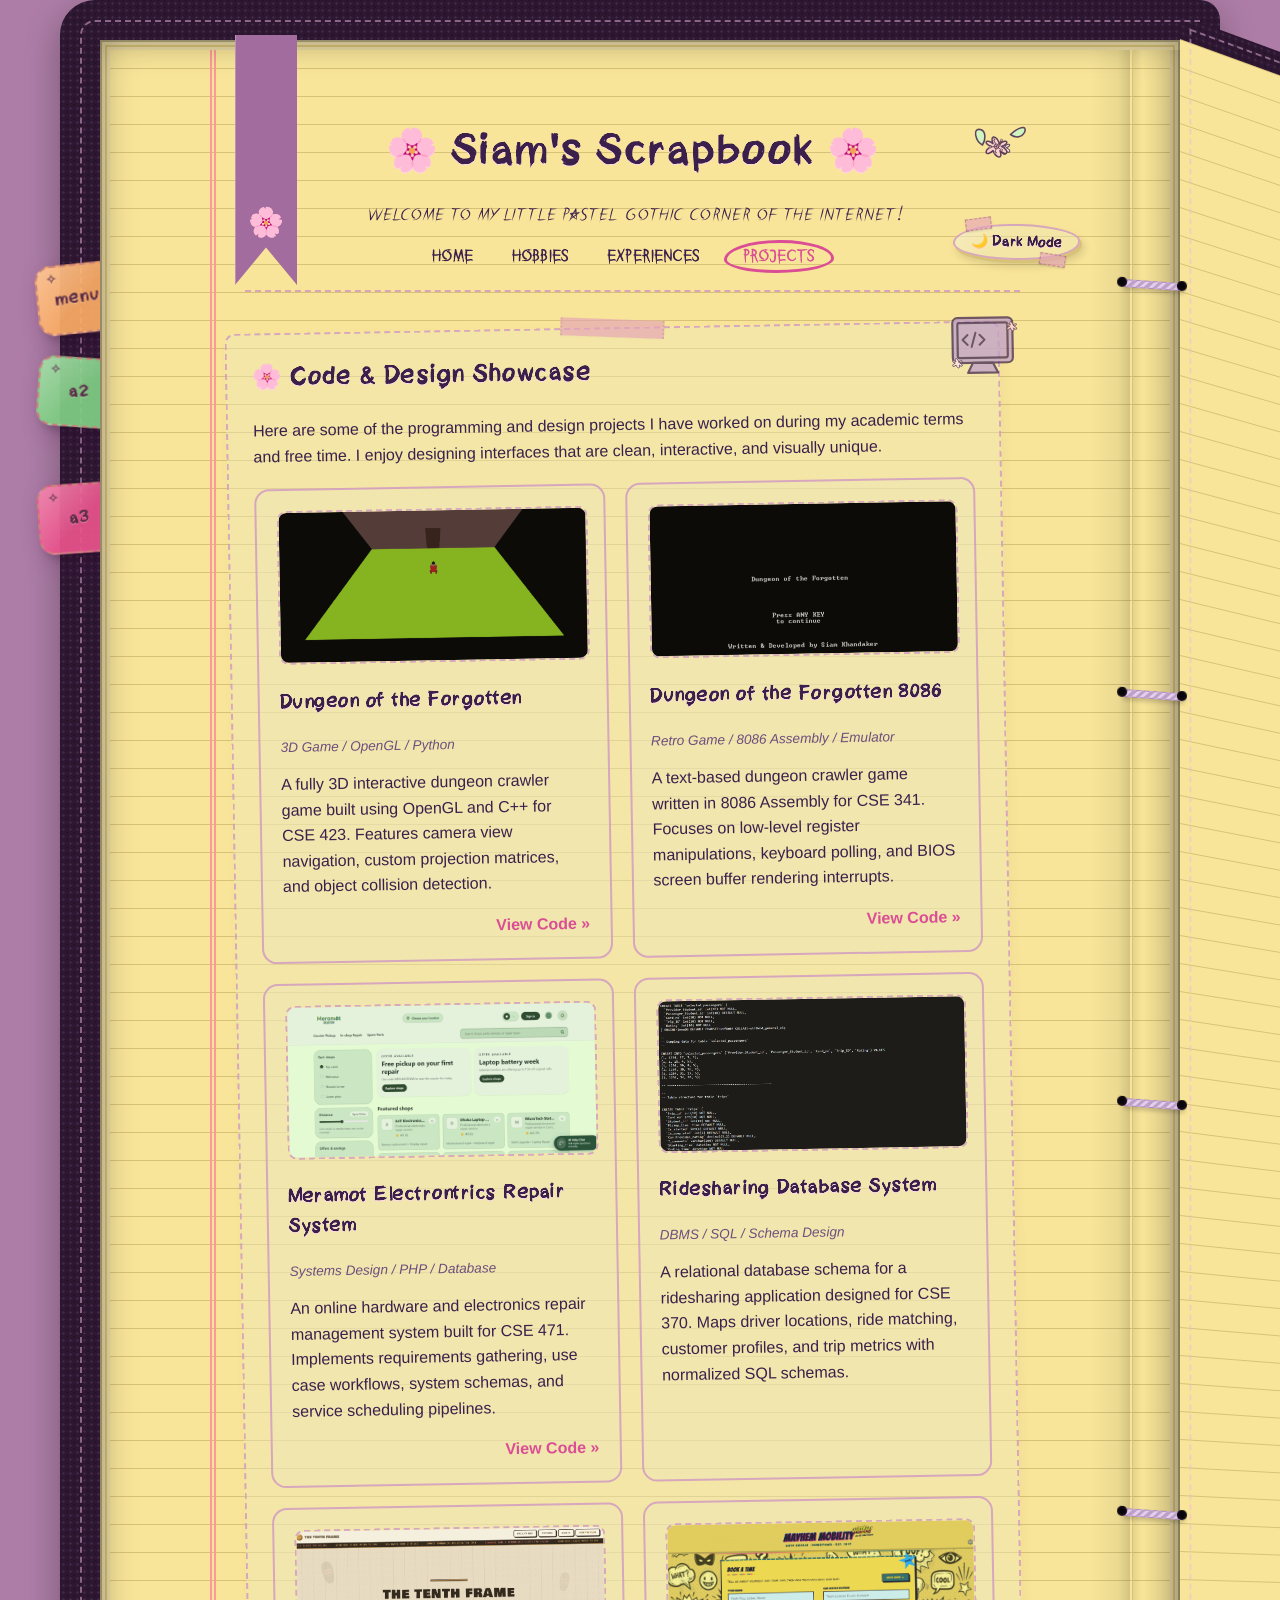
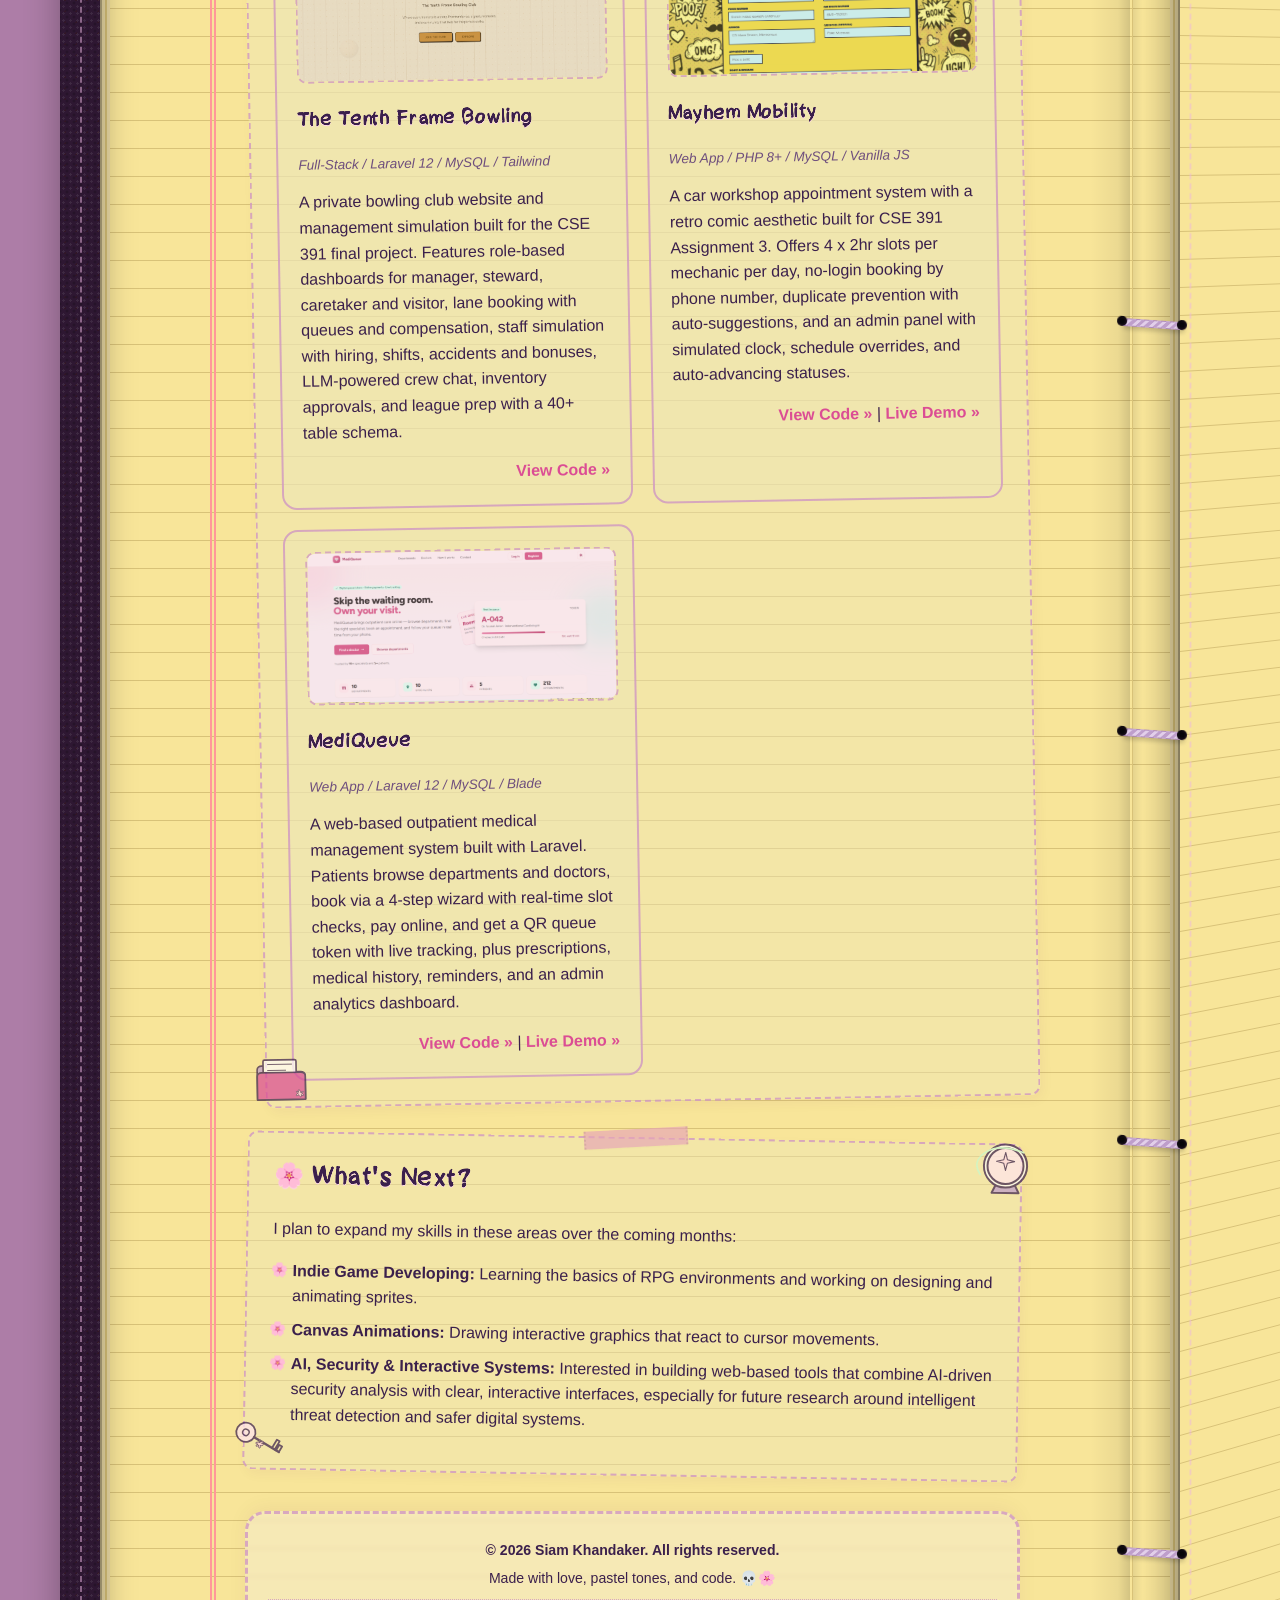
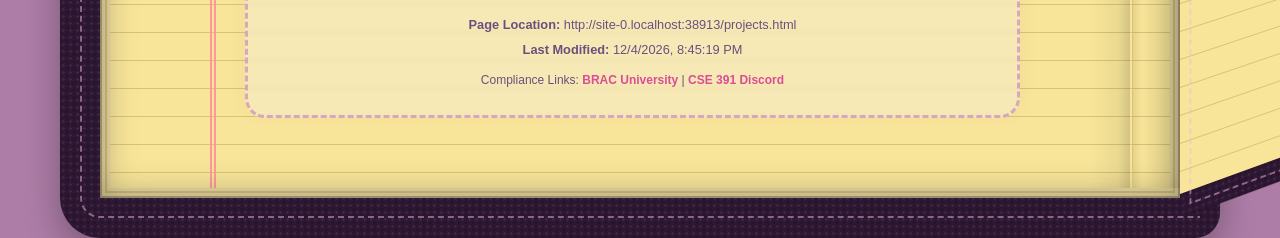
<file: projects.html>
<!DOCTYPE html PUBLIC "-//W3C//DTD XHTML 1.0 Strict//EN" "http://www.w3.org/TR/xhtml1/DTD/xhtml1-strict.dtd">
<html xmlns="http://www.w3.org/1999/xhtml" xml:lang="en" lang="en">
<head>
    <meta http-equiv="Content-Type" content="text/html; charset=utf-8" />
    <meta name="viewport" content="width=device-width, initial-scale=1.0" />
    <title>Siam's Scrapbook - Projects</title>
    <link rel="stylesheet" type="text/css" href="style.css" />
</head>
<body>
        <div class="postit-rail">
            <div id="pullout-sidebar-menu" class="postit-sidebar postit-sidebar-menu">
                <button type="button" id="postit-sidebar-menu-toggle" class="postit-sidebar-tab" title="Open quick navigation">
                    <span class="postit-tab-text">menu</span>
                </button>
                <div class="postit-sidebar-content">
                    <span class="postit-sparkle postit-sparkle-one">✧</span>
                    <span class="postit-sparkle postit-sparkle-two">✿</span>
                    <p class="postit-kicker">quick flip</p>
                    <h2>Page scraps</h2>
                    <ul class="postit-sidebar-links">
                        <li><a href="index.html"><span>⌂</span> Home</a></li>
                        <li><a href="hobbies.html"><span>✿</span> Hobbies</a></li>
                        <li><a href="experiences.html"><span>✦</span> Experiences</a></li>
                        <li><a href="projects.html" class="active"><span>▣</span> Projects</a></li>
                    </ul>
                    <p class="postit-note">tug the tab to fold this note back in</p>
                </div>
            </div>
            <div id="pullout-sidebar-a2" class="postit-sidebar postit-sidebar-a2 postit-sidebar-secondary">
                <button type="button" id="postit-sidebar-a2-toggle" class="postit-sidebar-tab postit-sidebar-tab-a2" title="Open assignment navigation">
                    <span class="postit-tab-text">A2</span>
                </button>
                <div class="postit-sidebar-content postit-sidebar-content-a2">
                    <span class="postit-sparkle postit-sparkle-one">✧</span>
                    <span class="postit-sparkle postit-sparkle-two">✿</span>
                    <p class="postit-kicker">assignment 2</p>
                    <h2>JS tasks</h2>
                    <ul class="postit-sidebar-links">
                        <li><a href="Assignment 2/fortune.html"><span>☽</span> Fortune</a></li>
                        <li><a href="Assignment 2/stopwatch.html"><span>⏱</span> Stopwatch</a></li>
                        <li><a href="Assignment 2/todo.html"><span>☑</span> To-Do</a></li>
                    </ul>
                    <p class="postit-note">tug the tab to fold this note back in</p>
                </div>
            </div>
            <div id="pullout-sidebar-a3" class="postit-sidebar postit-sidebar-a3 postit-sidebar-secondary">
                <button type="button" id="postit-sidebar-a3-toggle" class="postit-sidebar-tab postit-sidebar-tab-a3" title="Open assignment 3">
                    <span class="postit-tab-text">A3</span>
                </button>
                <div class="postit-sidebar-content postit-sidebar-content-a3">
                    <span class="postit-sparkle postit-sparkle-one">✧</span>
                    <span class="postit-sparkle postit-sparkle-two">✿</span>
                    <p class="postit-kicker">assignment 3</p>
                    <h2>Mayhem Mobility</h2>
                    <ul class="postit-sidebar-links">
                        <li><a href="https://mayhem-mobility.page.gd"><span>🚗</span> Book Now</a></li>
                        <li><a href="https://mayhem-mobility.page.gd/admin.php"><span>⚙</span> Admin</a></li>
                    </ul>
                    <p class="postit-note">tug the tab to fold this note back in</p>
                </div>
            </div>
        </div>

<div id="page-wrapper">
    <div class="cover"></div>
    <div id="blank-page"></div>
    <div id="wrapper">
    <div class="wrapper-content">


        <div class="binder-spine">
            <span class="binder-ring"></span>
            <span class="binder-ring"></span>
            <span class="binder-ring"></span>
            <span class="binder-ring"></span>
            <span class="binder-ring"></span>
            <span class="binder-ring"></span>
            <span class="binder-ring"></span>
            <span class="binder-ring"></span>
        </div>
        

        <div id="bookmark-ribbon" class="bookmark-projects"></div>

        <!-- HEADER & NAVIGATION -->
        <div class="header" style="position: relative;">

            <div class="scrapbook-doodle" style="top: -10px; left: -15px;">
                <img src="images/doodles/left-flower.svg" style="opacity: 0.9;" width="75" height="75" alt="Left Flower" />
            </div>

            <div class="scrapbook-doodle" style="top: -10px; right: -15px;">
                <img src="images/doodles/right-flower.svg" style="opacity: 0.9; transform: rotate(45deg) scaleX(-1);" width="70" height="70" alt="Right Flower" />
            </div>
            <h1>🌸 Siam's Scrapbook 🌸</h1>
            <p class="italic">Welcome to my little pastel gothic corner of the internet!</p>
            
            <div class="nav-container">
                <ul class="nav-links">
                    <li><a href="index.html">Home</a></li>
                    <li><a href="hobbies.html">Hobbies</a></li>
                    <li><a href="experiences.html">Experiences</a></li>
                    <li><a href="projects.html" class="active">Projects</a></li>
                </ul>
                <div>
                    <button type="button" id="mode-toggle" class="mode-toggle-btn">🌙 Dark Mode</button>
                </div>
            </div>
        </div>


        
        <!-- PROJECT GALLERY -->
        <div class="card">

            <div class="scrapbook-doodle" style="top: -25px; right: -35px;">
                <img src="images/doodles/monitor-screen.svg" style="opacity: 0.85;" width="100" height="100" alt="Monitor Screen" />
            </div>

            <h2>🌸 Code &amp; Design Showcase</h2>
            <p>Here are some of the programming and design projects I have worked on during my academic terms and free time. I enjoy designing interfaces that are clean, interactive, and visually unique.</p>
            
            <div class="project-grid">
                
                <div class="project-card">
                    <img src="images/p1.png" alt="Screencap from the graphics project" style="opacity: 0.95;" class="project-img" />
                    <h3>Dungeon of the Forgotten</h3>
                    <p class="italic" style="font-size: 0.85rem; color: var(--text-muted);">3D Game / OpenGL / Python</p>
                    <p style="margin-top: 10px;">A fully 3D interactive dungeon crawler game built using OpenGL and C++ for CSE 423. Features camera view navigation, custom projection matrices, and object collision detection.</p>
                    <div style="margin-top: 15px; text-align: right;">
                        <a href="https://github.com/siamkhandaker616/Dungeon-of-the-Forgotten" target="_blank">View Code &#187;</a>
                    </div>
                </div>

                <div class="project-card">
                    <img src="images/p2.png" alt="Screencap from the 8086 project" style="opacity: 0.95;" class="project-img" />
                    <h3>Dungeon of the Forgotten 8086</h3>
                    <p class="italic" style="font-size: 0.85rem; color: var(--text-muted);">Retro Game / 8086 Assembly / Emulator</p>
                    <p style="margin-top: 10px;">A text-based dungeon crawler game written in 8086 Assembly for CSE 341. Focuses on low-level register manipulations, keyboard polling, and BIOS screen buffer rendering interrupts.</p>
                    <div style="margin-top: 15px; text-align: right;">
                        <a href="https://github.com/siamkhandaker616/Dungeon-of-the-Forgotten-8086" target="_blank">View Code &#187;</a>
                    </div>
                </div>

                <div class="project-card">
                    <img src="images/p3.png" alt="A look at the Hardware Repair Shop" style="opacity: 0.95;" class="project-img" />
                    <h3>Meramot Electrontrics Repair System</h3>
                    <p class="italic" style="font-size: 0.85rem; color: var(--text-muted);">Systems Design / PHP / Database</p>
                    <p style="margin-top: 10px;">An online hardware and electronics repair management system built for CSE 471. Implements requirements gathering, use case workflows, system schemas, and service scheduling pipelines.</p>
                    <div style="margin-top: 15px; text-align: right;">
                        <a href="https://github.com/AsirMahmud/Meeramoot-Electiontric-Item-reparing-management-system-" target="_blank">View Code &#187;</a>
                    </div>
                </div>

                <div class="project-card">
                    <img src="images/p4.png" alt="Database of the ridesharing project" style="opacity: 0.95;" class="project-img" />
                    <h3>Ridesharing Database System</h3>
                    <p class="italic" style="font-size: 0.85rem; color: var(--text-muted);">DBMS / SQL / Schema Design</p>
                    <p style="margin-top: 10px;">A relational database schema for a ridesharing application designed for CSE 370. Maps driver locations, ride matching, customer profiles, and trip metrics with normalized SQL schemas.</p>

                </div>

                <div class="project-card">
                    <img src="images/p5.png" alt="The Tenth Frame Bowling landing page" style="opacity: 0.95;" class="project-img" />
                    <h3>The Tenth Frame Bowling</h3>
                    <p class="italic" style="font-size: 0.85rem; color: var(--text-muted);">Full-Stack / Laravel 12 / MySQL / Tailwind</p>
                    <p style="margin-top: 10px;">A private bowling club website and management simulation built for the CSE 391 final project. Features role-based dashboards for manager, steward, caretaker and visitor, lane booking with queues and compensation, staff simulation with hiring, shifts, accidents and bonuses, LLM-powered crew chat, inventory approvals, and league prep with a 40+ table schema.</p>
                    <div style="margin-top: 15px; text-align: right;">
                        <a href="https://github.com/siamkhandaker616/Bowling-Club-Project" target="_blank">View Code &#187;</a>
                    </div>
                </div>

                <div class="project-card">
                    <img src="images/p6.png" alt="Mayhem Mobility booking page" style="opacity: 0.95;" class="project-img" />
                    <h3>Mayhem Mobility</h3>
                    <p class="italic" style="font-size: 0.85rem; color: var(--text-muted);">Web App / PHP 8+ / MySQL / Vanilla JS</p>
                    <p style="margin-top: 10px;">A car workshop appointment system with a retro comic aesthetic built for CSE 391 Assignment 3. Offers 4 x 2hr slots per mechanic per day, no-login booking by phone number, duplicate prevention with auto-suggestions, and an admin panel with simulated clock, schedule overrides, and auto-advancing statuses.</p>
                    <div style="margin-top: 15px; text-align: right;">
                        <a href="https://github.com/siamkhandaker616/Mechanic-Appointment-webpage" target="_blank">View Code &#187;</a>
                        |
                        <a href="https://mayhem-mobility.page.gd" target="_blank">Live Demo &#187;</a>
                    </div>
                </div>

                <div class="project-card">
                    <img src="images/p7.png" alt="MediQueue landing page" style="opacity: 0.95;" class="project-img" />
                    <h3>MediQueue</h3>
                    <p class="italic" style="font-size: 0.85rem; color: var(--text-muted);">Web App / Laravel 12 / MySQL / Blade</p>
                    <p style="margin-top: 10px;">A web-based outpatient medical management system built with Laravel. Patients browse departments and doctors, book via a 4-step wizard with real-time slot checks, pay online, and get a QR queue token with live tracking, plus prescriptions, medical history, reminders, and an admin analytics dashboard.</p>
                    <div style="margin-top: 15px; text-align: right;">
                        <a href="https://github.com/siamkhandaker616/MediQueue" target="_blank">View Code &#187;</a>
                        |
                        <a href="https://mediqueue-9yvp.onrender.com/" target="_blank">Live Demo &#187;</a>
                    </div>
                </div>

            </div>

            <div class="scrapbook-doodle" style="bottom: -20px; left: -25px;">
                <img src="images/doodles/folder-code.svg" style="opacity: 0.85;" width="75" height="75" alt="Folder Code" />
            </div>
        </div>

        <!-- FUTURE PROJECT PLANS -->
        <div class="card">

            <div class="scrapbook-doodle" style="top: -20px; right: -30px;">
                <img src="images/doodles/crystal-ball.svg" style="opacity: 0.85;" width="90" height="90" alt="Crystal Ball" />
            </div>

            <h2>🌸 What's Next?</h2>
            <p>I plan to expand my skills in these areas over the coming months:</p>
            <ul class="paper-list">
                <li><span class="bold">Indie Game Developing:</span> Learning the basics of RPG environments and working on designing and animating sprites.</li>
                <li><span class="bold">Canvas Animations:</span> Drawing interactive graphics that react to cursor movements.</li>
                <li><span class="bold">AI, Security &amp; Interactive Systems:</span> Interested in building web-based tools that combine AI-driven security analysis with clear, interactive interfaces, especially for future research around intelligent threat detection and safer digital systems.</li>
            </ul>

            <div class="scrapbook-doodle" style="bottom: -20px; left: -25px;">
                <img src="images/doodles/brass-key.svg" style="opacity: 0.85; transform: rotate(-30deg);" width="80" height="80" alt="Brass Key" />
            </div>
        </div>

        <!-- FOOTER -->
        <div class="footer">
            <p class="bold">&#169; 2026 Siam Khandaker. All rights reserved.</p>
            <p>Made with love, pastel tones, and code. 💀🌸</p>
            
            <div class="footer-meta">
                <p><strong>Page Location:</strong> <span id="page-location">Retrieving...</span></p>
                <p><strong>Last Modified:</strong> <span id="last-modified">Retrieving...</span></p>
                <p style="margin-top: 10px; font-size: 0.75rem;">
                    Compliance Links: 
                    <a href="https://www.bracu.ac.bd" target="_blank">BRAC University</a> | 
                    <a href="https://discord.gg/U7GBm9GVC" target="_blank">CSE 391 Discord</a>
                </p>
            </div>
        </div>
    </div>
    </div>
    <div id="wrapper-stack"></div>
</div>

    <div class="scroll-top-wrapper">
        <a href="#wrapper" id="scroll-to-top" class="scroll-top-btn">&#8593;</a>
    </div>
    <script type="text/javascript" src="script.js"></script>
</body>
</html>
</file>
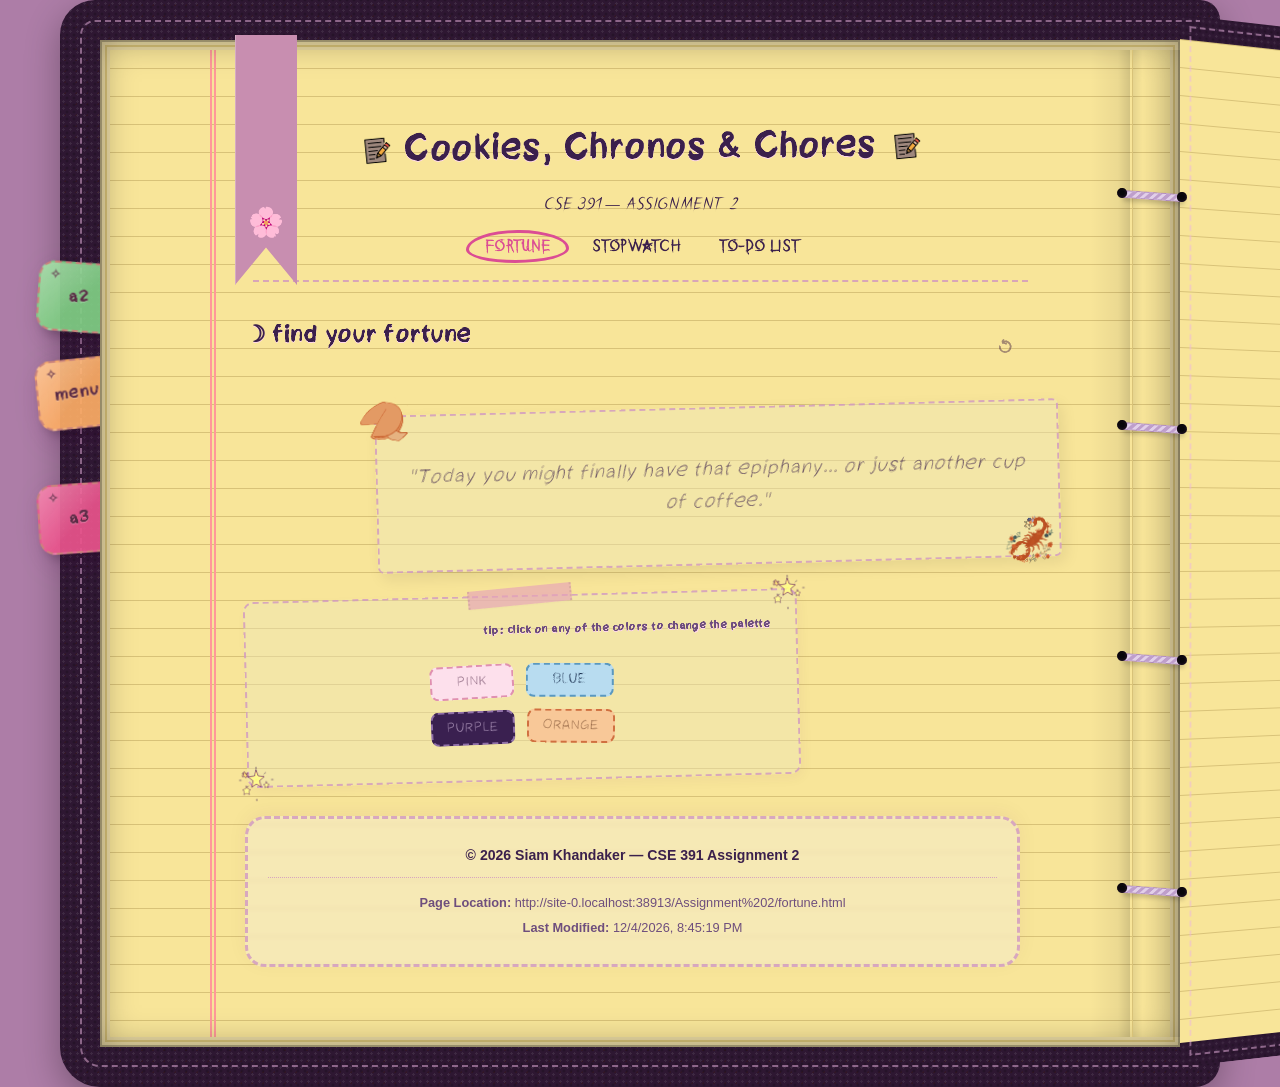
<file: Assignment 2/fortune.html>
<!DOCTYPE html PUBLIC "-//W3C//DTD XHTML 1.0 Strict//EN" "http://www.w3.org/TR/xhtml1/DTD/xhtml1-strict.dtd">
<html xmlns="http://www.w3.org/1999/xhtml" xml:lang="en" lang="en">
<head>
    <meta http-equiv="Content-Type" content="text/html; charset=utf-8" />
    <meta name="viewport" content="width=device-width, initial-scale=1.0" />
    <title>Cookies, Chronos &amp; Chores — Fortune Generator</title>
    <link rel="stylesheet" type="text/css" href="../style.css" />
    <link rel="stylesheet" type="text/css" href="style.css" />
</head>
<body class="a2 a2-page-fortune">
<script>try{var p=localStorage.getItem('a2Palette');if(p&&p!='default')document.body.className+=' palette-'+p}catch(e){}</script>
        <div class="postit-rail">
            <div id="pullout-sidebar-a2" class="postit-sidebar postit-sidebar-a2">
                <button type="button" id="postit-sidebar-a2-toggle" class="postit-sidebar-tab postit-sidebar-tab-a2" title="Open assignment navigation">
                    <span class="postit-tab-text">A2</span>
                </button>
                <div class="postit-sidebar-content postit-sidebar-content-a2">
                    <span class="postit-sparkle postit-sparkle-one">&#10022;</span>
                    <span class="postit-sparkle postit-sparkle-two">&#10047;</span>
                    <p class="postit-kicker">assignment 2</p>
                    <h2>JS tasks</h2>
                    <ul class="postit-sidebar-links">
                        <li><a href="fortune.html" class="active"><span>&#9789;</span> Fortune</a></li>
                        <li><a href="stopwatch.html"><span>&#9201;</span> Stopwatch</a></li>
                        <li><a href="todo.html"><span>&#9745;</span> To-Do</a></li>
                    </ul>
                    <p class="postit-note">tug the tab to fold this note back in</p>
                </div>
            </div>
            <div id="pullout-sidebar-menu" class="postit-sidebar postit-sidebar-menu postit-sidebar-secondary">
                <button type="button" id="postit-sidebar-menu-toggle" class="postit-sidebar-tab" title="Open homepage navigation">
                    <span class="postit-tab-text">HP</span>
                </button>
                <div class="postit-sidebar-content">
                    <span class="postit-sparkle postit-sparkle-one">&#10022;</span>
                    <span class="postit-sparkle postit-sparkle-two">&#10047;</span>
                    <p class="postit-kicker">quick flip</p>
                    <h2>Page scraps</h2>
                    <ul class="postit-sidebar-links">
                        <li><a href="../index.html"><span>&#8962;</span> Home</a></li>
                        <li><a href="../hobbies.html"><span>&#10047;</span> Hobbies</a></li>
                        <li><a href="../experiences.html"><span>&#10022;</span> Experiences</a></li>
                        <li><a href="../projects.html"><span>&#9635;</span> Projects</a></li>
                    </ul>
                    <p class="postit-note">tug the tab to fold this note back in</p>
                </div>
            </div>
            <div id="pullout-sidebar-a3" class="postit-sidebar postit-sidebar-a3 postit-sidebar-secondary">
                <button type="button" id="postit-sidebar-a3-toggle" class="postit-sidebar-tab postit-sidebar-tab-a3" title="Open assignment 3">
                    <span class="postit-tab-text">A3</span>
                </button>
                <div class="postit-sidebar-content postit-sidebar-content-a3">
                    <span class="postit-sparkle postit-sparkle-one">&#10022;</span>
                    <span class="postit-sparkle postit-sparkle-two">&#10047;</span>
                    <p class="postit-kicker">assignment 3</p>
                    <h2>Mayhem Mobility</h2>
                    <ul class="postit-sidebar-links">
                        <li><a href="https://mayhem-mobility.page.gd"><span>🚗</span> Book Now</a></li>
                        <li><a href="https://mayhem-mobility.page.gd/admin.php"><span>⚙</span> Admin</a></li>
                    </ul>
                    <p class="postit-note">tug the tab to fold this note back in</p>
                </div>
            </div>
        </div>

<div id="page-wrapper">
    <div class="cover"></div>
    <div id="blank-page"></div>
    <div id="wrapper">
    <div class="wrapper-content">


        <div class="binder-spine">
            <span class="binder-ring"></span>
            <span class="binder-ring"></span>
            <span class="binder-ring"></span>
            <span class="binder-ring"></span>
        </div>

        <div id="bookmark-ribbon" class="bookmark-a2"></div>

        <div class="header">
            <h1>
                <span><img id="icon-left" src="images/icons/light-pink-emoji.png" alt="" /></span>
                Cookies, Chronos &amp; Chores
                <span><img id="icon-right" src="images/icons/light-pink-emoji.png" alt="" /></span>
            </h1>
            <p class="italic">CSE 391 — Assignment 2</p>
            <div class="nav-container">
                <ul class="nav-links a2-nav-links">
                    <li><a href="fortune.html" class="active">Fortune</a></li>
                    <li><a href="stopwatch.html">Stopwatch</a></li>
                    <li><a href="todo.html">To-Do List</a></li>
                </ul>
            </div>
        </div>


        <div class="fortune">
            <div class="fortune-heading">
                <h3>&#9789; find your fortune</h3>
                <button type="button" id="fortune-reset-btn" class="fortune-reset-btn" title="Reset to default theme">
                    <img id="fortune-reset-icon" src="images/icons/light-pink-reset.svg" alt="Reset" />
                </button>
            </div>
            <div id="fortune-box" class="fortune-box" style="position: relative;">
                <div class="doodle doodle-cookie">
                    <img id="doodle-cookie" src="images/doodles/light-pink-fortune-cookie.svg" alt="" />
                </div>
                <p id="fortune-text">Drawing a fortune...</p>
                <div class="doodle doodle-scorpio">
                    <img id="doodle-scorpio" src="images/doodles/light-pink-scorpio.svg" alt="" />
                </div>
            </div>
        </div>

        <div class="card fortune-section" style="position: relative;">
            <div class="doodle doodle-stars-tr">
                    <img id="doodle-stars-tr" src="images/doodles/light-pink-fortune-stars.svg" alt="" />
            </div>
            <div class="doodle doodle-stars-bl">
                    <img id="doodle-stars-bl" src="images/doodles/light-pink-fortune-stars.svg" alt="" />
            </div>
            <h6 class="fortune-tip"><span class="fortune-tip-text">tip: click on any of the colors to change the palette</span></h6>
            <div class="palette-chips">
                <button type="button" class="palette-chip chip-light-pink" title="light-pink">PINK</button>
                <button type="button" class="palette-chip chip-baby-blue" title="baby-blue">BLUE</button>
                <button type="button" class="palette-chip chip-gothic-purple" title="gothic-purple">PURPLE</button>
                <button type="button" class="palette-chip chip-warm-orange" title="warm-orange">ORANGE</button>
            </div>
        </div>

        <div class="footer">
            <p class="bold">&#169; 2026 Siam Khandaker — CSE 391 Assignment 2</p>
            <div class="footer-meta">
                <p><strong>Page Location:</strong> <span id="page-location">Retrieving...</span></p>
                <p><strong>Last Modified:</strong> <span id="last-modified">Retrieving...</span></p>
            </div>
        </div>
    </div>
    </div>
    <div id="wrapper-stack"></div>
</div>

    <div class="scroll-top-wrapper">
        <a href="#wrapper" id="scroll-to-top" class="scroll-top-btn">&#8593;</a>
    </div>
    <script type="text/javascript" src="../script.js"></script>
    <script type="text/javascript" src="script.js"></script>
</body>
</html>
</file>
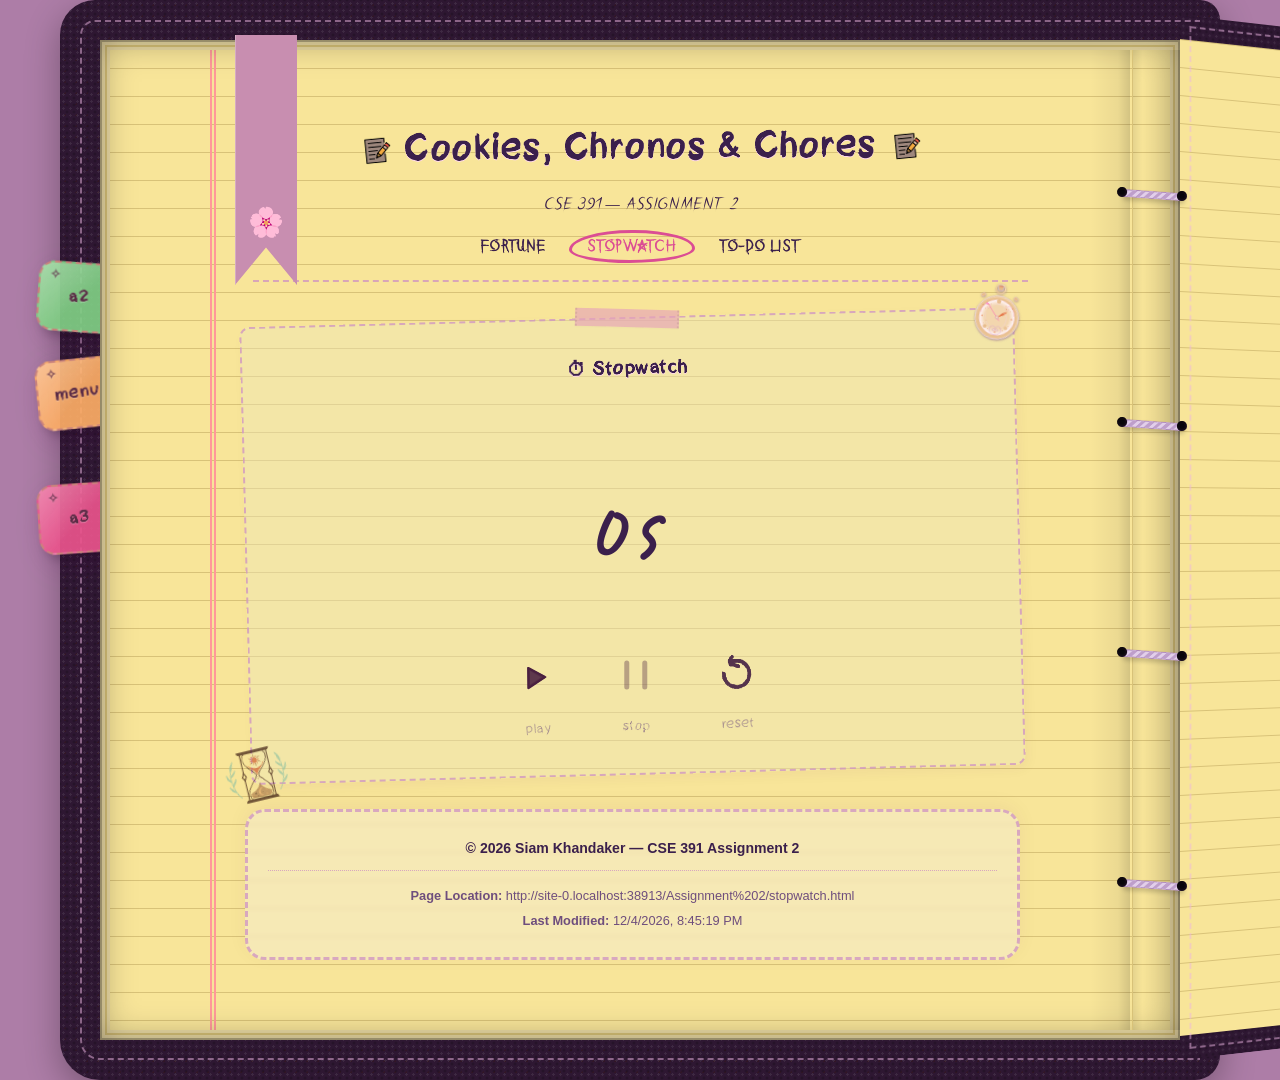
<file: Assignment 2/stopwatch.html>
<!DOCTYPE html PUBLIC "-//W3C//DTD XHTML 1.0 Strict//EN" "http://www.w3.org/TR/xhtml1/DTD/xhtml1-strict.dtd">
<html xmlns="http://www.w3.org/1999/xhtml" xml:lang="en" lang="en">
<head>
    <meta http-equiv="Content-Type" content="text/html; charset=utf-8" />
    <meta name="viewport" content="width=device-width, initial-scale=1.0" />
    <title>Cookies, Chronos &amp; Chores — Stopwatch</title>
    <link rel="stylesheet" type="text/css" href="../style.css" />
    <link rel="stylesheet" type="text/css" href="style.css" />
</head>
<body class="a2 a2-page-stopwatch">
<script>try{var p=localStorage.getItem('a2Palette');if(p&&p!='default')document.body.className+=' palette-'+p}catch(e){}</script>
        <div class="postit-rail">
            <div id="pullout-sidebar-a2" class="postit-sidebar postit-sidebar-a2">
                <button type="button" id="postit-sidebar-a2-toggle" class="postit-sidebar-tab postit-sidebar-tab-a2" title="Open assignment navigation">
                    <span class="postit-tab-text">A2</span>
                </button>
                <div class="postit-sidebar-content postit-sidebar-content-a2">
                    <span class="postit-sparkle postit-sparkle-one">&#10022;</span>
                    <span class="postit-sparkle postit-sparkle-two">&#10047;</span>
                    <p class="postit-kicker">assignment 2</p>
                    <h2>JS tasks</h2>
                    <ul class="postit-sidebar-links">
                        <li><a href="fortune.html"><span>&#9789;</span> Fortune</a></li>
                        <li><a href="stopwatch.html" class="active"><span>&#9201;</span> Stopwatch</a></li>
                        <li><a href="todo.html"><span>&#9745;</span> To-Do</a></li>
                    </ul>
                    <p class="postit-note">tug the tab to fold this note back in</p>
                </div>
            </div>
            <div id="pullout-sidebar-menu" class="postit-sidebar postit-sidebar-menu postit-sidebar-secondary">
                <button type="button" id="postit-sidebar-menu-toggle" class="postit-sidebar-tab" title="Open homepage navigation">
                    <span class="postit-tab-text">HP</span>
                </button>
                <div class="postit-sidebar-content">
                    <span class="postit-sparkle postit-sparkle-one">&#10022;</span>
                    <span class="postit-sparkle postit-sparkle-two">&#10047;</span>
                    <p class="postit-kicker">quick flip</p>
                    <h2>Page scraps</h2>
                    <ul class="postit-sidebar-links">
                        <li><a href="../index.html"><span>&#8962;</span> Home</a></li>
                        <li><a href="../hobbies.html"><span>&#10047;</span> Hobbies</a></li>
                        <li><a href="../experiences.html"><span>&#10022;</span> Experiences</a></li>
                        <li><a href="../projects.html"><span>&#9635;</span> Projects</a></li>
                    </ul>
                    <p class="postit-note">tug the tab to fold this note back in</p>
                </div>
            </div>
            <div id="pullout-sidebar-a3" class="postit-sidebar postit-sidebar-a3 postit-sidebar-secondary">
                <button type="button" id="postit-sidebar-a3-toggle" class="postit-sidebar-tab postit-sidebar-tab-a3" title="Open assignment 3">
                    <span class="postit-tab-text">A3</span>
                </button>
                <div class="postit-sidebar-content postit-sidebar-content-a3">
                    <span class="postit-sparkle postit-sparkle-one">&#10022;</span>
                    <span class="postit-sparkle postit-sparkle-two">&#10047;</span>
                    <p class="postit-kicker">assignment 3</p>
                    <h2>Mayhem Mobility</h2>
                    <ul class="postit-sidebar-links">
                        <li><a href="https://mayhem-mobility.page.gd"><span>🚗</span> Book Now</a></li>
                        <li><a href="https://mayhem-mobility.page.gd/admin.php"><span>⚙</span> Admin</a></li>
                    </ul>
                    <p class="postit-note">tug the tab to fold this note back in</p>
                </div>
            </div>
        </div>

<div id="page-wrapper">
    <div class="cover"></div>
    <div id="blank-page"></div>
    <div id="wrapper">
    <div class="wrapper-content">


        <div class="binder-spine">
            <span class="binder-ring"></span>
            <span class="binder-ring"></span>
            <span class="binder-ring"></span>
            <span class="binder-ring"></span>
        </div>

        <div id="bookmark-ribbon" class="bookmark-a2"></div>

        <div class="header">
            <h1>
                <span><img id="icon-left" src="images/icons/light-pink-emoji.png" alt="" /></span>
                Cookies, Chronos &amp; Chores
                <span><img id="icon-right" src="images/icons/light-pink-emoji.png" alt="" /></span>
            </h1>
            <p class="italic">CSE 391 — Assignment 2</p>
            <div class="nav-container">
                <ul class="nav-links a2-nav-links">
                    <li><a href="fortune.html">Fortune</a></li>
                    <li><a href="stopwatch.html" class="active">Stopwatch</a></li>
                    <li><a href="todo.html">To-Do List</a></li>
                </ul>
            </div>
        </div>

        <div class="card stopwatch-card" style="position: relative;">
            <div class="doodle doodle-stopwatch">
                <img id="doodle-stopwatch" src="images/doodles/light-pink-stopwatch.svg" alt="" />
            </div>
            <div class="doodle doodle-hourglass">
                <img id="doodle-hourglass" src="images/doodles/light-pink-hourglass.svg" alt="" />
            </div>
            <h3>&#9201; Stopwatch</h3>
            <div id="stopwatch-display" class="stopwatch-display">0s</div>
            <div class="stopwatch-controls">
                <div class="sketch-btn-wrap">
                    <button type="button" id="sw-play" class="sketch-btn" title="Play">
                        <img id="sw-play-icon" src="images/icons/light-pink-play.svg" alt="Play" />
                    </button>
                    <span class="sketch-btn-label">play</span>
                </div>
                <div class="sketch-btn-wrap">
                    <button type="button" id="sw-stop" class="sketch-btn" title="Stop">
                        <img id="sw-stop-icon" src="images/icons/light-pink-stop.svg" alt="Stop" />
                    </button>
                    <span class="sketch-btn-label">stop</span>
                </div>
                <div class="sketch-btn-wrap">
                    <button type="button" id="sw-reset" class="sketch-btn" title="Reset">
                        <img id="sw-reset-icon" src="images/icons/light-pink-reset.svg" alt="Reset" />
                    </button>
                    <span class="sketch-btn-label">reset</span>
                </div>
            </div>
        </div>

        <div class="footer">
            <p class="bold">&#169; 2026 Siam Khandaker — CSE 391 Assignment 2</p>
            <div class="footer-meta">
                <p><strong>Page Location:</strong> <span id="page-location">Retrieving...</span></p>
                <p><strong>Last Modified:</strong> <span id="last-modified">Retrieving...</span></p>
            </div>
        </div>
    </div>
    </div>
    <div id="wrapper-stack"></div>
</div>

    <div class="scroll-top-wrapper">
        <a href="#wrapper" id="scroll-to-top" class="scroll-top-btn">&#8593;</a>
    </div>
    <script type="text/javascript" src="../script.js"></script>
    <script type="text/javascript" src="script.js"></script>
</body>
</html>
</file>
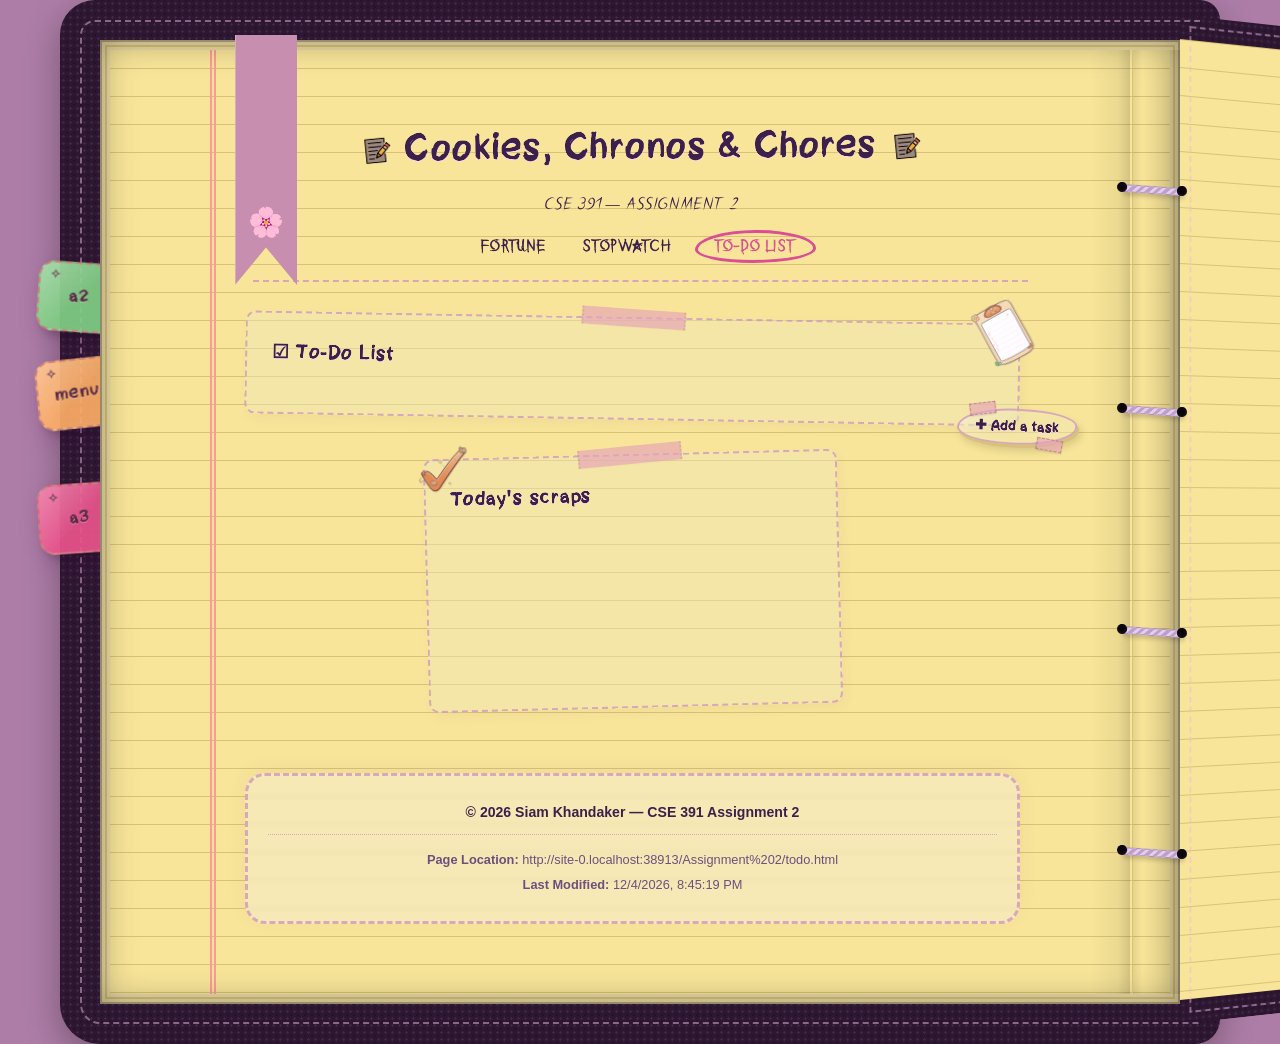
<file: Assignment 2/todo.html>
<!DOCTYPE html PUBLIC "-//W3C//DTD XHTML 1.0 Strict//EN" "http://www.w3.org/TR/xhtml1/DTD/xhtml1-strict.dtd">
<html xmlns="http://www.w3.org/1999/xhtml" xml:lang="en" lang="en">
<head>
    <meta http-equiv="Content-Type" content="text/html; charset=utf-8" />
    <meta name="viewport" content="width=device-width, initial-scale=1.0" />
    <title>Cookies, Chronos &amp; Chores — To-Do List</title>
    <link rel="stylesheet" type="text/css" href="../style.css" />
    <link rel="stylesheet" type="text/css" href="style.css" />
</head>
<body class="a2 a2-page-todo">
<script>try{var p=localStorage.getItem('a2Palette');if(p&&p!='default')document.body.className+=' palette-'+p}catch(e){}</script>
        <div class="postit-rail">
            <div id="pullout-sidebar-a2" class="postit-sidebar postit-sidebar-a2">
                <button type="button" id="postit-sidebar-a2-toggle" class="postit-sidebar-tab postit-sidebar-tab-a2" title="Open assignment navigation">
                    <span class="postit-tab-text">A2</span>
                </button>
                <div class="postit-sidebar-content postit-sidebar-content-a2">
                    <span class="postit-sparkle postit-sparkle-one">&#10022;</span>
                    <span class="postit-sparkle postit-sparkle-two">&#10047;</span>
                    <p class="postit-kicker">assignment 2</p>
                    <h2>JS tasks</h2>
                    <ul class="postit-sidebar-links">
                        <li><a href="fortune.html"><span>&#9789;</span> Fortune</a></li>
                        <li><a href="stopwatch.html"><span>&#9201;</span> Stopwatch</a></li>
                        <li><a href="todo.html" class="active"><span>&#9745;</span> To-Do</a></li>
                    </ul>
                    <p class="postit-note">tug the tab to fold this note back in</p>
                </div>
            </div>
            <div id="pullout-sidebar-menu" class="postit-sidebar postit-sidebar-menu postit-sidebar-secondary">
                <button type="button" id="postit-sidebar-menu-toggle" class="postit-sidebar-tab" title="Open homepage navigation">
                    <span class="postit-tab-text">HP</span>
                </button>
                <div class="postit-sidebar-content">
                    <span class="postit-sparkle postit-sparkle-one">&#10022;</span>
                    <span class="postit-sparkle postit-sparkle-two">&#10047;</span>
                    <p class="postit-kicker">quick flip</p>
                    <h2>Page scraps</h2>
                    <ul class="postit-sidebar-links">
                        <li><a href="../index.html"><span>&#8962;</span> Home</a></li>
                        <li><a href="../hobbies.html"><span>&#10047;</span> Hobbies</a></li>
                        <li><a href="../experiences.html"><span>&#10022;</span> Experiences</a></li>
                        <li><a href="../projects.html"><span>&#9635;</span> Projects</a></li>
                    </ul>
                    <p class="postit-note">tug the tab to fold this note back in</p>
                </div>
            </div>
            <div id="pullout-sidebar-a3" class="postit-sidebar postit-sidebar-a3 postit-sidebar-secondary">
                <button type="button" id="postit-sidebar-a3-toggle" class="postit-sidebar-tab postit-sidebar-tab-a3" title="Open assignment 3">
                    <span class="postit-tab-text">A3</span>
                </button>
                <div class="postit-sidebar-content postit-sidebar-content-a3">
                    <span class="postit-sparkle postit-sparkle-one">&#10022;</span>
                    <span class="postit-sparkle postit-sparkle-two">&#10047;</span>
                    <p class="postit-kicker">assignment 3</p>
                    <h2>Mayhem Mobility</h2>
                    <ul class="postit-sidebar-links">
                        <li><a href="https://mayhem-mobility.page.gd"><span>🚗</span> Book Now</a></li>
                        <li><a href="https://mayhem-mobility.page.gd/admin.php"><span>⚙</span> Admin</a></li>
                    </ul>
                    <p class="postit-note">tug the tab to fold this note back in</p>
                </div>
            </div>
        </div>

<div id="page-wrapper">
    <div class="cover"></div>
    <div id="blank-page"></div>
    <div id="wrapper">
    <div class="wrapper-content">


        <div class="binder-spine">
            <span class="binder-ring"></span>
            <span class="binder-ring"></span>
            <span class="binder-ring"></span>
            <span class="binder-ring"></span>
        </div>

        <div id="bookmark-ribbon" class="bookmark-a2"></div>

        <div class="header">
            <h1>
                <span><img id="icon-left" src="images/icons/light-pink-emoji.png" alt="" /></span>
                Cookies, Chronos &amp; Chores
                <span><img id="icon-right" src="images/icons/light-pink-emoji.png" alt="" /></span>
            </h1>
            <p class="italic">CSE 391 — Assignment 2</p>
            <div class="nav-container">
                <ul class="nav-links a2-nav-links">
                    <li><a href="fortune.html">Fortune</a></li>
                    <li><a href="stopwatch.html">Stopwatch</a></li>
                    <li><a href="todo.html" class="active">To-Do List</a></li>
                </ul>
            </div>
        </div>

        <div class="card todo-section" style="position: relative; transform: rotate(1deg);">
            <div class="doodle doodle-clipboard">
                <img id="doodle-clipboard" src="images/doodles/light-pink-clipboard.svg" alt="" />
            </div>
            <h3>&#9745; To-Do List</h3>
            <button type="button" id="todo-add-btn" class="mode-toggle-btn todo-add-btn">&#10010; Add a task</button>
        </div>

        <div class="todo-cards-wrap todo-section">
            <div id="todo-card-1" class="card todo-card" style="position: relative;">
                <div class="doodle doodle-checkmark">
                    <img id="doodle-checkmark-1" src="images/doodles/light-pink-checkmark.svg" alt="" />
                </div>
                <h3>Today's scraps</h3>
                <ul id="todo-list-1" class="todo-list"><li class="todo-placeholder"></li></ul>
            </div>
            <div id="todo-card-2" class="card todo-card" style="position: relative; display: none;">
                <div class="doodle doodle-checkmark">
                    <img id="doodle-checkmark-2" src="images/doodles/light-pink-checkmark.svg" alt="" />
                </div>
                <h3>Overflow pile</h3>
                <ul id="todo-list-2" class="todo-list"><li class="todo-placeholder"></li></ul>
            </div>
        </div>

        <div class="footer">
            <p class="bold">&#169; 2026 Siam Khandaker — CSE 391 Assignment 2</p>
            <div class="footer-meta">
                <p><strong>Page Location:</strong> <span id="page-location">Retrieving...</span></p>
                <p><strong>Last Modified:</strong> <span id="last-modified">Retrieving...</span></p>
            </div>
        </div>
    </div>
    </div>
    <div id="wrapper-stack"></div>
</div>

    <div class="scroll-top-wrapper">
        <a href="#wrapper" id="scroll-to-top" class="scroll-top-btn">&#8593;</a>
    </div>

    <div id="paper-modal" class="paper-modal-backdrop">
        <div class="paper-modal-content">
            <h3 id="paper-modal-title">Notice</h3>
            <p id="paper-modal-message">Message</p>
            <button type="button" id="paper-modal-close" class="mode-toggle-btn" style="position:static;">OK</button>
        </div>
    </div>

    <div id="a2-task-modal" class="a2-modal-backdrop">
        <div class="a2-modal-content">
            <h3 id="a2-task-modal-title">Add task</h3>
            <p id="a2-task-modal-msg"></p>
            <div id="a2-task-input-wrap">
                <label for="a2-task-input">Task:</label>
                <input type="text" id="a2-task-input" name="task" />
            </div>
            <div class="a2-modal-actions">
                <button type="button" id="a2-task-modal-cancel" class="mode-toggle-btn">Cancel</button>
                <button type="button" id="a2-task-modal-confirm" class="mode-toggle-btn">Add</button>
            </div>
        </div>
    </div>
    <script type="text/javascript" src="../script.js"></script>
    <script type="text/javascript" src="script.js"></script>
</body>
</html>
</file>
<file: style.css>
/* --- FONTS --- */
@font-face {
    font-family: "Cheveuxdange";
    src: url("./fonts/Cheveuxdange.ttf") format("truetype");
    font-weight: normal;
    font-style: normal;
}

@font-face {
    font-family: "Disturbed";
    src: url("./fonts/Disturbed.ttf") format("truetype");
    font-weight: normal;
    font-style: normal;
}

@font-face {
    font-family: "Handodle";
    src: url("./fonts/Handodle.ttf") format("truetype");
    font-weight: normal;
    font-style: normal;
}

/* --- VARIABLES --- */
:root {
    --bg-image: url('https://i.ibb.co/nScbpgk/bg-light.png');
    --paper-bg: #f8e599;
    --paper-line: #d8c278;
    --margin-line: #ff9999;
    --modal-bg: rgba(248, 229, 153, 0.65);
    --stacked-page-color: #ecdca5;
    --cover-edge-color: #2e1732;
    --text-color: #3b204c;
    --text-muted: #6e4e7d;
    --tape-color: rgba(231, 164, 185, 0.65);
    --polaroid-tape: rgba(229, 181, 200, 0.6);
    --border-color: #cd90c3bb;
    --card-bg: rgba(238, 230, 184, 0.45);
    --card-extra: rgba(0,0,0,0.08);
    --footer-bg: rgba(245, 235, 200, 0.6);
    --bookmark-color: #a26c9e;
    --accent-color: #db4d94;
    --accent-hover: #55243a;
    --highlight-color: #b13a76;
    --shadow-color: #ffd8e6;
    --table-header: rgba(255, 198, 216, 0.25);
    --binder-gradient: repeating-linear-gradient(-45deg, #be9ecb, #be9ecb 3px, #e2cfea 3px, #e2cfea 6px);
    --binder-circle: radial-gradient(circle, #08060a 30%, #2e1732 100%);
    --stitch-color: rgba(235, 182, 226, 0.5);
    --scroll-top: linear-gradient(135deg, #db4d94 0%, #ff85c1 60%, #ffc1de 100%);
    --postit-bg: rgba(255, 185, 211, 0.85);
    --postit-bg-a2: rgba(168, 200, 220, 0.85);
    --postit-bg-a3: rgba(208, 163, 231, 0.85);
    --postit-line: rgba(174, 111, 61, 0.22);
    --postit-border: #c9827a;
    --postit-shadow: rgba(82, 4, 82, 0.24);
    --postit-tab: rgba(255, 176, 103, 0.9);
    --postit-tab-a2: rgba(129, 210, 134, 0.9);
    --postit-tab-a3: rgba(237, 85, 141, 0.9);
    --postit-tab-text: #5a2b45;
    --font-heading: 'Cheveuxdange', 'Fredoka', cursive, sans-serif;
    --font-body: 'Nunito', 'Fredoka', sans-serif;
    --font-disturbed: 'Disturbed';
}

body.dark-mode {
    --bg-image: url('https://i.ibb.co/YB0KJ81P/bg-dark.png');
    --paper-bg: #19161c;
    --paper-line: rgba(255, 204, 213, 0.08);
    --margin-line: rgba(255, 153, 153, 0.25);
    --stacked-page-color: #2b232f;
    --cover-edge-color: #9f8c52;;
    --text-color: #ffd0e1;
    --text-muted: #d8a2bf;
    --tape-color: rgba(220, 220, 132, 0.65);
    --polaroid-tape: rgba(213, 207, 116, 0.6);
    --border-color: rgba(217, 169, 232, 0.4);
    --card-bg: rgba(35, 25, 40, 0.55);
    --card-extra: rgba(255,255,255,0.15);
    --footer-bg: rgba(25, 18, 30, 0.7);
    --bookmark-color: #8c5d95;
    --accent-color: #f54098;
    --accent-hover: #f1b7ca;
    --highlight-color: #cf69a1;
    --shadow-color: rgba(30, 4, 30, 0.85);
    --table-header: rgba(140, 82, 125, 0.25);
    --binder-gradient: repeating-linear-gradient(-45deg, #ffb7c5, #ffb7c5 3px, #ffd8e6 3px, #ffd8e6 6px);
    --binder-circle: radial-gradient(circle, #7d84ab 30%, #d85e97 100%);
    --stitch-color: rgba(88, 76, 79, 0.788);
    --scroll-top: linear-gradient(135deg, #e29fc0 0%, #ffb7c5 60%, #ffd8e6 100%);
    --postit-bg: rgba(162, 70, 228, 0.8);
    --postit-bg-a2: rgba(113, 149, 177, 0.8);
    --postit-bg-a3: rgba(115, 84, 131, 0.8);
    --postit-line: rgba(255, 211, 123, 0.12);
    --postit-border: rgba(255, 202, 133, 0.55);
    --postit-shadow: rgba(0, 0, 0, 0.48);
    --postit-tab: rgba(199, 137, 71, 0.8);
    --postit-tab-a2: rgba(115, 155, 125, 0.8);
    --postit-tab-a3: rgba(207, 81, 127, 0.8);
    --postit-tab-text: #ffe6a9;
}

/* --- CORE ELEMENTS --- */
body {
    background-image: var(--bg-image);
    background-attachment: fixed;
    background-size: cover;
    background-repeat: no-repeat;
    background-position: center;
    background-color: #ad7da7;
    margin: 0;
    padding: 0;
    font-family: var(--font-body);
    color: var(--text-color);
    line-height: 1.6;
    transition: background 0.3s ease, color 0.3s ease;
}

h1, h2, h3, h4, h5, h6 {
    font-family: var(--font-heading);
    letter-spacing: 0.5px;
    text-shadow: 0 1px 0px var(--shadow-color);
    margin-top: 0;
}

h2:hover, h3:hover {
    animation: zineWiggle 0.4s ease-in-out infinite alternate;
}

@keyframes zineWiggle {
    0% { transform: rotate(-1deg); }
    100% { transform: rotate(1deg); }
}

header, .header {
    font-family: var(--font-disturbed);
}

footer, .footer {
    font-family: var(--font-body);
}

a {
    color: var(--accent-color);
    text-decoration: none;
    font-weight: bold;
    transition: all 0.2s ease;
}

a:hover {
    color: var(--accent-hover);
    text-shadow: 0 2px 4px var(--shadow-color);
}

/* --- UTILITIES --- */
.text-center { text-align: center; }
.bold { font-weight: bold; }
.italic { font-style: italic; }
.highlight { color: var(--highlight-color); font-weight: bold; }
.placeholder-style {
    color: var(--text-muted) !important;
    opacity: 0.65;
}

/* --- LAYOUT --- */
#page-wrapper {
    position: relative;
    max-width: 1080px;
    margin: 40px auto;
}

#wrapper {
    max-width: 1080px;
    margin: 0;
    padding: 80px 160px 80px 145px;
    box-sizing: border-box;
    position: relative;
    z-index: 5;
    
    background-image:
        linear-gradient(to left, rgba(0, 0, 0, 0.15), rgba(0, 0, 0, 0.05) 30%, transparent),
        linear-gradient(90deg, transparent 110px, var(--margin-line) 110px, var(--margin-line) 112px, transparent 112px),
        linear-gradient(90deg, transparent 114px, var(--margin-line) 114px, var(--margin-line) 116px, transparent 116px),
        linear-gradient(var(--paper-line) 1px, transparent 1px),
        linear-gradient(var(--paper-bg), var(--paper-bg));
        
    background-size:
        40px 100%,
        100% 100%,
        100% 100%,
        100% 28px,
        100% 100%;
    
    background-position:
        right 50px top 0,
        0 0,
        0 0,
        0 0,
        0 0;
    
    background-repeat:
        no-repeat,
        no-repeat,
        no-repeat,
        repeat,
        no-repeat;
    
    box-shadow:
        inset 0 0 35px rgba(0, 0, 0, 0.35),
        inset 0 0 12px rgba(255, 220, 180, 0.08),
        inset 0 0 0 2px rgba(0,0,0,0.25),
        inset 0 0 0 5px var(--stacked-page-color),
        inset 0 0 0 7px var(--paper-line),
        inset 0 0 0 10px var(--stacked-page-color);
    transform-origin: right center;
    animation: pageFlipEnter 0.5s ease-out forwards;
}

.cover {
    position: absolute;
    top: -40px;
    left: -40px;
    right: -40px;
    bottom: -40px;
    z-index: 1;
    border: 40px solid transparent;
    border-radius: 35px 20px 25px 40px;
    background-color: var(--cover-edge-color);
    background-image:
        radial-gradient(rgba(255,255,255,0.08) 1.2px, transparent 1.2px),
        radial-gradient(rgba(0,0,0,0.24) 1.2px, transparent 1.2px),
        radial-gradient(rgba(60,20,5,0.25) 1px, transparent 1px);
    background-size: 7px 7px, 7px 7px, 11px 11px;
    background-position: 0 0, 3.5px 3.5px, 0 0;
    background-clip: border-box;
    background-origin: border-box;
    pointer-events: none;
    box-shadow: 0 12px 35px rgba(0, 0, 0, 0.3);
}

.wrapper-content {
    position: relative;
    z-index: 1;
}

#page-wrapper::before {
    content: "";
    position: absolute;
    top: -20px;
    bottom: -20px;
    left: -20px;
    right: -20px;
    border: 2px dashed var(--stitch-color);
    border-right: none;
    border-radius: 15px 0 0 20px;
    pointer-events: none;
    z-index: 2;
}

#wrapper.page-flip-exit {
    animation: pageFlipExit 0.5s ease-in-out forwards;
}

#wrapper.wrapper-animation-killed {
    animation: none;
    transform: none;
}

html.no-page-flip #wrapper {
    animation: none;
    transform: none;
    opacity: 1;
}

@keyframes pageFlipEnter {
    0% {
        transform: perspective(1500px) rotateY(-90deg);
        opacity: 0;
    }
    100% {
        transform: none;
        opacity: 1;
    }
}

@keyframes pageFlipExit {
    0% {
        transform: perspective(1500px) rotateY(0deg);
        opacity: 1;
    }
    100% {
        transform: perspective(1500px) rotateY(90deg);
        opacity: 0;
    }
}

#wrapper-stack {
    position: absolute;
    top: -25px;
    bottom: -20px;
    left: 100%;
    width: 182px;
    box-sizing: border-box; 
    border: 24px solid transparent;
    border-left: none;
    border-radius: 0 20px 20px 0;
    clip-path: inset(0);
    outline: 2px dashed var(--stitch-color);
    outline-offset: -12px;
    background-image:
        linear-gradient(var(--paper-line) 1px, transparent 1px),
        linear-gradient(var(--paper-bg), var(--paper-bg)),
        radial-gradient(rgba(255, 255, 255, 0.08) 1.2px, transparent 1.2px),
        radial-gradient(rgba(0, 0, 0, 0.24) 1.2px, transparent 1.2px);
        
    background-size:
        100% 28px,
        100% 100%,
        7px 7px,
        7px 7px;
        
    background-position:
        0 0,
        0 0,
        0 0,
        3.5px 3.5px;
        
    background-repeat:
        repeat,
        no-repeat,
        repeat,
        repeat;
        
    background-clip:
        padding-box,
        padding-box,
        border-box,
        border-box;
        
    background-origin:
        padding-box,
        padding-box,
        border-box,
        border-box;
        
    background-color: var(--cover-edge-color);
    box-shadow: 6px 6px 20px rgba(0, 0, 0, 0.25);
    z-index: 1;
    transform: perspective(1500px) rotateY(18deg);
    transform-origin: left center;
}

/* --- BLANK BACK PAGE --- */
#blank-page {
    position: absolute;
    top: 0;
    left: 0;
    right: 0;
    bottom: 0;
    z-index: 4;
    box-sizing: border-box;
    padding: 80px 200px 80px 145px;
    background-image:
        linear-gradient(90deg, transparent 110px, var(--margin-line) 110px, var(--margin-line) 112px, transparent 112px),
        linear-gradient(90deg, transparent 114px, var(--margin-line) 114px, var(--margin-line) 116px, transparent 116px),
        linear-gradient(var(--paper-line) 1px, transparent 1px),
        linear-gradient(var(--paper-bg), var(--paper-bg));
    background-size:
        100% 100%,
        100% 100%,
        100% 28px,
        100% 100%;
    background-repeat:
        no-repeat,
        no-repeat,
        repeat,
        no-repeat;
    border-left: 2px solid var(--border-color);
    border-right: 2px solid var(--border-color);
    pointer-events: none;
}

/* --- BINDER SPINE --- */
.binder-spine {
    position: absolute;
    top: -70px;
    bottom: -70px;
    right: -160px;
    left: auto;
    width: 48px;
    height: auto;
    border-left: 1px solid var(--paper-line);
    border-right: none;
    background: linear-gradient(to left, rgba(0,0,0,0.1), transparent 80%, rgba(0,0,0,0.08));
    z-index: 80;
    display: flex;
    flex-direction: column;
    justify-content: space-around;
    align-items: center;
    padding: 30px 0;
    box-sizing: border-box;
}

.binder-ring {
    width: 60px;
    height: 6px;
    background: var(--binder-gradient);
    border: 1px solid rgba(139, 90, 150, 0.3);
    border-radius: 3px;
    position: relative;
    right: 5px;
    left: auto;
    transform: rotate(4deg);
    box-shadow: 2px 3px 4px rgba(0, 0, 0, 0.18);
}

.binder-ring::before,
.binder-ring::after {
    content: "";
    position: absolute;
    top: -3px;
    width: 10px;
    height: 10px;
    background: var(--binder-circle);
    border-radius: 50%;
    box-shadow: inset 1px 1px 2px rgba(0,0,0,0.8);
    z-index: 10;
}

.binder-ring::before {
    left: -5px;
}

.binder-ring::after {
    right: -5px;
}

/* --- BOOKMARK RIBBON --- */
#bookmark-ribbon {
    position: absolute;
    top: -85px;
    left: -10px;
    right: auto;
    width: 62px;
    height: 250px;
    background-color: var(--bookmark-color);
    box-shadow: 2px 4px 8px rgba(0, 0, 0, 0.2), inset 1px 0 0 rgba(255,255,255,0.25);
    z-index: 100;
    clip-path: polygon(0% 0%, 100% 0%, 100% 100%, 50% 85%, 0% 100%);
    pointer-events: auto;
    cursor: pointer;
    transition: transform 0.4s cubic-bezier(0.25, 1, 0.5, 1);
    transform-origin: top center;
}

#bookmark-ribbon::after {
    content: "🌸";
    position: absolute;
    bottom: 40px;
    left: 50%;
    transform: translateX(-50%);
    font-size: 1.8rem;
    pointer-events: none;
}

#bookmark-ribbon.bookmark-retracted {
    transform: translateY(-200px);
}

/* --- HEADER --- */
header, .header {
    background: transparent;
    border: none;
    border-bottom: 2px dashed var(--border-color);
    border-radius: 0;
    padding: 0 0 20px 0;
    margin-bottom: 35px;
    text-align: center;
    box-shadow: none;
}

header h1, .header h1 {
    font-size: 2.6rem;
    margin-bottom: 5px;
}

h1 img {
    display: inline-block;
    width: 1em;
    height: 1em;
    vertical-align: middle;
    transform: rotate(-5deg);
}

/* --- NAVIGATION --- */
.nav-container {
    display: flex;
    justify-content: center;
    align-items: center;
    flex-wrap: wrap;
    gap: 15px;
    margin-top: 15px;
    border-top: none;
    padding-top: 0;
    position: relative;
}

.nav-links {
    list-style: none;
    padding: 0;
    margin: 0;
    display: flex;
    flex-wrap: wrap;
    gap: 10px;
}

.nav-links li {
    display: inline;
}

.nav-links a {
    color: var(--text-color);
    border: 2px solid transparent;
    padding: 4px 12px;
    font-size: 0.95rem;
    transition: all 0.2s ease;
}

.nav-links a:hover {
    color: var(--accent-color);
    transform: scale(1.05);
}

.nav-links a.active {
    border: 3px solid var(--accent-color);
    border-radius: 50% 48% 52% 48% / 60% 55% 45% 40%;
    background: transparent;
    color: var(--accent-color);
    transform: rotate(-2deg);
    padding: 4px 16px;
}

/* --- MODE TOGGLE BUTTON --- */
.mode-toggle-btn {
    font-family: var(--font-heading);
    position: absolute;
    top:   -20px;
    right: -60px;
    background:
        linear-gradient(135deg, rgba(255,255,255,0.28), transparent 42%),
        var(--card-bg);
    border: 2px solid var(--border-color);
    color: var(--text-color);
    padding: 7px 16px;
    font-size: 0.85rem;
    font-weight: bold;
    border-radius: 50% 48% 52% 46% / 58% 42% 56% 44%;
    cursor: pointer;
    transition: transform 0.2s ease, background-color 0.2s ease, box-shadow 0.2s ease;
    text-shadow: 0 1px 0px var(--shadow-color);
    display: flex;
    align-items: center;
    gap: 8px;
    box-shadow:
        2px 3px 0 var(--paper-line),
        4px 6px 8px rgba(0, 0, 0, 0.14);
    transform: rotate(1.5deg);
    isolation: isolate;
}

.mode-toggle-btn::before,
.mode-toggle-btn::after {
    content: "";
    position: absolute;
    width: 24px;
    height: 10px;
    background: var(--tape-color);
    border: 1px dashed rgba(119, 50, 81, 0.35);
    box-shadow: 0 1px 2px rgba(0, 0, 0, 0.12);
    z-index: -1;
}

.mode-toggle-btn::before {
    top: -7px;
    left: 10px;
    transform: rotate(-9deg);
}

.mode-toggle-btn::after {
    right: 12px;
    bottom: -7px;
    transform: rotate(8deg);
}

.mode-toggle-btn:hover {
    background-color: var(--accent-color);
    color: var(--paper-bg);
    transform: rotate(-1deg) translateY(-1px);
    box-shadow:
        2px 3px 0 var(--accent-hover),
        5px 8px 10px rgba(0, 0, 0, 0.18);
}



/* --- PULL-OUT POST-IT SIDEBAR --- */
.postit-sidebar {
    position: fixed;
    top: 180px;
    left: -5px;
    width: 220px;
    min-height: 280px;
    z-index: 3;
    transform: translateX(0) rotate(-2deg);
    transform-origin: right center;
    filter: drop-shadow(7px 9px 14px var(--postit-shadow));
    opacity: 0;
    visibility: hidden;
    pointer-events: none;
    transition:
        transform 0.48s cubic-bezier(0.22, 1, 0.36, 1),
        filter 0.3s ease,
        opacity 0.4s ease,
        visibility 0.4s ease;
}

.postit-sidebar.open {
    transform: translateX(-180px) rotate(-3deg);
    pointer-events: auto;
}

.postit-sidebar:nth-child(2) {
    top: 275px;
    left: -5px;
}

.postit-sidebar:nth-child(3) {
    top: 400px;
    left: -5px;
}

.postit-sidebar-content.postit-sidebar-content-a2 {
    background-color: var(--postit-bg-a2);
    background-image:
        linear-gradient(var(--postit-line) 1px, transparent 1px),
        radial-gradient(rgba(255,255,255,0.18) 1px, transparent 1px),
        radial-gradient(rgba(0,0,0,0.12) 1px, transparent 1px);
}

.postit-sidebar-content.postit-sidebar-content-a3 {
    background-color: var(--postit-bg-a3);
    background-image:
        linear-gradient(var(--postit-line) 1px, transparent 1px),
        radial-gradient(rgba(255,255,255,0.18) 1px, transparent 1px),
        radial-gradient(rgba(0,0,0,0.12) 1px, transparent 1px);
}

.postit-sidebar-tab.postit-sidebar-tab-a2 {
    background:
        linear-gradient(
            135deg,
            rgba(255,255,255,0.28),
            transparent 48%
        ),
        var(--postit-tab-a2);
}

.postit-sidebar-tab.postit-sidebar-tab-a3 {
    background:
        linear-gradient(
            135deg,
            rgba(255,255,255,0.28),
            transparent 48%
        ),
        var(--postit-tab-a3);
}

.postit-sidebar.show {
    opacity: 1;
    visibility: visible;
}

.postit-sidebar.open {
    pointer-events: auto;
}

.postit-sidebar-content {
    position: relative;
    min-height: 150px;
    padding: 28px 24px 22px 22px;
    box-sizing: border-box;
    color: var(--text-color);
    background-color: var(--postit-bg);
    background-image:
        linear-gradient(var(--postit-line) 1px, transparent 1px),
        radial-gradient(rgba(255,255,255,0.18) 1px, transparent 1px),
        radial-gradient(rgba(0,0,0,0.12) 1px, transparent 1px);
    background-size: 100% 25px, 8px 8px, 8px 8px;
    background-position: 0 13px, 0 0, 4px 4px;
    border: 2px dashed var(--postit-border);
    border-radius: 14px 10px 18px 12px;
    box-shadow:
        inset 0 -10px 20px rgba(128, 64, 64, 0.08),
        4px 5px 0 rgba(80, 40, 70, 0.06);
    overflow: visible;
    opacity: 0;
    visibility: hidden;
    transform: translateX(24px) scale(0.98);
    transition: opacity 0.22s ease, visibility 0.22s ease, transform 0.48s cubic-bezier(0.22, 1, 0.36, 1);
}

.postit-sidebar.open .postit-sidebar-content {
    opacity: 1;
    visibility: visible;
    transform: translateX(0) scale(1);
}

.postit-sidebar-tab {
    position: absolute;
    top: 74px;
    left: -76px;
    right: auto;
    width: 96px;
    height: 70px;
    padding: 0 28px 0 14px;
    box-sizing: border-box;
    border: 2px dashed var(--postit-border);
    border-right: none;
    border-radius: 16px 0 0 16px;
    background:
        linear-gradient(135deg, rgba(255,255,255,0.28), transparent 48%),
        var(--postit-tab);
    color: var(--postit-tab-text);
    font-family: var(--font-heading);
    font-size: 1.02rem;
    font-weight: bold;
    letter-spacing: 1px;
    text-transform: lowercase;
    cursor: pointer;
    pointer-events: auto;
    box-shadow: 5px 5px 10px rgba(0,0,0,0.18);
    transform: rotate(var(--tab-rotate, 2deg));
    transition: transform 0.22s ease, left 0.48s cubic-bezier(0.22, 1, 0.36, 1), box-shadow 0.22s ease;
    text-shadow: 0 1px 0 rgba(255,255,255,0.28);
    z-index: 5;
}

#pullout-sidebar-menu .postit-sidebar-tab {
    --tab-rotate: -4deg;
}

.postit-sidebar-a2 .postit-sidebar-tab {
    --tab-rotate: 6deg;
}

.postit-sidebar-a3 .postit-sidebar-tab {
    --tab-rotate: -2deg;
}

#pullout-sidebar-menu.open .postit-sidebar-tab,
#pullout-sidebar-a2.open .postit-sidebar-tab,
#pullout-sidebar-a3.open .postit-sidebar-tab {
    transform: rotate(4deg);
}

.postit-sidebar-tab::before {
    content: "";
    position: absolute;
    right: 9px;
    top: 8px;
    bottom: 8px;
    border-right: 2px dotted rgba(90, 43, 69, 0.35);
}

.postit-sidebar-tab::after {
    content: "✧";
    position: absolute;
    top: 4px;
    left: 9px;
    font-size: 0.8rem;
    opacity: 0.75;
}

.postit-sidebar.open .postit-sidebar-tab {
    left: -58px;
    transform: rotate(4deg);
}

.postit-sidebar-tab:hover,
.postit-sidebar.open .postit-sidebar-tab:hover {
    transform: translateY(-2px) rotate(-(var(--tab-rotate)));
    box-shadow: 6px 7px 12px rgba(0,0,0,0.22);
}

.postit-tab-text {
    display: inline-block;
    transform: rotate(-3deg);
}

.postit-kicker {
    margin: 0 0 2px 0;
    font-size: 0.72rem;
    font-weight: 800;
    letter-spacing: 2px;
    text-transform: uppercase;
    color: var(--accent-color);
}

.postit-sidebar h2 {
    margin: 0 0 14px 0;
    font-size: 1.5rem;
    line-height: 1;
}

.postit-sidebar-links {
    list-style: none;
    margin: 0;
    padding: 0;
}

.postit-sidebar-links li {
    margin: 8px 0;
}

.postit-sidebar-links a {
    position: relative;
    display: block;
    padding: 7px 10px 7px 12px;
    border: 2px solid transparent;
    border-radius: 50% 44% 52% 45% / 50% 58% 43% 52%;
    color: var(--text-color);
    background: rgba(255, 255, 255, 0.12);
    font-family: var(--font-heading);
    font-size: 1rem;
    box-shadow: 1px 2px 0 rgba(80, 40, 70, 0.07);
    transform: rotate(var(--postit-link-tilt, 0deg));
}

.postit-sidebar-links li:nth-child(odd) a { --postit-link-tilt: -1.5deg; }
.postit-sidebar-links li:nth-child(even) a { --postit-link-tilt: 1deg; }

.postit-sidebar-links a:hover,
.postit-sidebar-links a.active {
    color: var(--accent-color);
    border-color: var(--accent-color);
    background: rgba(255, 255, 255, 0.22);
    transform: translateX(4px) rotate(0deg);
    text-shadow: 0 1px 3px var(--shadow-color);
}

.postit-sidebar-links span {
    display: inline-block;
    min-width: 1.2em;
}

.postit-note {
    margin: 16px 0 0 0;
    padding-top: 9px;
    border-top: 1px dotted var(--postit-border);
    color: var(--text-muted);
    font-size: 0.76rem;
    line-height: 1.25;
    transform: rotate(1deg);
}

.postit-sparkle {
    position: absolute;
    color: var(--accent-color);
    pointer-events: none;
    opacity: 0.8;
}

.postit-sparkle-one {
    right: 18px;
    top: 18px;
    transform: rotate(12deg);
}

.postit-sparkle-two {
    left: 13px;
    bottom: 13px;
    font-size: 0.85rem;
    transform: rotate(-14deg);
}

body.dark-mode .postit-sidebar-content {
    box-shadow:
        inset 0 -10px 24px rgba(0, 0, 0, 0.22),
        4px 5px 0 rgba(255, 210, 128, 0.07);
}

/* --- MOBILE LAYOUT --- */
/* --- CARDS --- */
.card {
    background-color: var(--card-bg);
    border: 2px dashed var(--border-color);
    border-radius: 10px;
    padding: 25px;
    margin-bottom: 35px;
    position: relative;
    box-shadow: 3px 5px 12px rgba(82, 4, 82, 0.04);
    transform: rotate(var(--card-rotate, 0deg));
    transition: transform 0.3s ease, box-shadow 0.3s ease;
}

.card:nth-of-type(odd)  { --card-rotate:  1deg; }
.card:nth-of-type(even) { --card-rotate: -1deg; }

.card:hover {
    transform: translateY(-2px) rotate(0deg);
    box-shadow: 3px 8px 18px rgba(82, 4, 82, 0.08);
}

.card::before {
    content: "";
    position: absolute;
    top: -10px;
    left: 50%;
    transform: translateX(-50%) rotate(var(--tape-rotate, 0deg));
    width: 100px;
    height: 18px;
    background-color: var(--tape-color);
    border-left: 2px dotted var(--card-extra);
    border-right: 2px dotted var(--card-extra);
    box-shadow: 0 1px 2px rgba(0,0,0,0.02);
    z-index: 10;
}

.card:nth-of-type(odd)::before  { --tape-rotate:  -4deg; }
.card:nth-of-type(even)::before { --tape-rotate:   3deg; }

/* --- ABOUT SECTION --- */
.about-grid {
    display: flex;
    align-items: center;
    gap: 30px;
    flex-wrap: wrap;
}

.profile-container {
    flex-shrink: 0;
    text-align: center;
    margin: 0 auto;
}

.profile-img {
    width: 100px;
    height: 100px;
    border-radius: 50%;
    border: 5px solid var(--bg-secondary);
    box-shadow: 0 8px 20px var(--shadow-color), 0 0 0 3px var(--border-color);
    object-fit: cover;
    animation: pulse 3s infinite ease-in-out;
}

.about-details {
    flex: 1;
    min-width: 280px;
}

/* --- TEXT LABELS --- */
.label-text {
    font-weight: bold;
    color: var(--accent-color);
    text-transform: uppercase;
    font-size: 0.85rem;
    letter-spacing: 1px;
}

.quote-box {
    background: var(--card-bg);
    color: var(--text-color);
    border: 2px dashed var(--border-color);
    border-radius: 4px;
    padding: 25px;
    margin: 25px 0;
    font-style: italic;
    font-size: 1.15rem;
    font-family: 'Cheveuxdange', cursive, sans-serif;
    transform: rotate(-1.5deg) scale(0.98);
    box-shadow: 4px 6px 15px rgba(0, 0, 0, 0.05);
    text-shadow: none;
}

.quote-author {
    display: block;
    text-align: right;
    font-size: 0.95rem;
    margin-top: 10px;
    font-weight: bold;
    color: var(--accent-color);
    font-family: var(--font-heading);
    letter-spacing: 1px;
}

/* --- LISTS --- */
ul.paper-list, ol.paper-list {
    padding-left: 20px;
}

ul.paper-list li {
    margin-bottom: 8px;
    position: relative;
    list-style-type: none;
}

ul.paper-list li::before {
    content: "🌸";
    position: absolute;
    left: -22px;
    top: 1px;
    font-size: 0.85rem;
}

ol.paper-list li {
    margin-bottom: 8px;
    font-weight: bold;
}

/* --- TABLE --- */
.table-container {
    position: relative;
    width: 100%;
    padding-left: 35px;
    box-sizing: border-box;
    overflow-x: auto;
    margin: 25px 0;
    border-radius: 8px;
    border: 2px solid var(--paper-line);
    box-shadow: 2px 4px 10px rgba(0, 0, 0, 0.04);
    background-color: var(--paper-bg);
}

.table-container::before {
    content: "";
    position: absolute;
    top: 0;
    left: 0;
    width: 35px;
    height: 100%;
    background-color: var(--paper-bg);
    background-image:
        linear-gradient(to right, transparent 28px, var(--margin-line) 28px, var(--margin-line) 30px, transparent 30px),
        radial-gradient(circle, #2e1732 4px, transparent 5px);
    background-size: 100% 100%, 100% 32px;
    background-position: 0 0, 12px 12px;
    background-repeat: no-repeat, repeat-y;
    z-index: 5;
    border-right: 1px dashed var(--paper-line);
}

body.dark-mode .table-container::before {
    background-image:
        linear-gradient(to right, transparent 28px, var(--margin-line) 28px, var(--margin-line) 30px, transparent 30px),
        radial-gradient(circle, #08060a 4px, transparent 5px);
}

table {
    width: 100%;
    border-collapse: collapse;
    min-width: 500px;
    background-color: transparent;
    text-align: left;
}

th {
    background-color: var(--table-header);
    color: var(--text-color);
    font-family: var(--font-heading);
    padding: 14px 18px;
    border-bottom: 2px solid var(--paper-line);
    border-right: 1px dashed var(--paper-line);
    font-size: 1.05rem;
    text-shadow: 0 1px 0px var(--shadow-color);
}

td {
    padding: 12px 18px;
    border-bottom: 1px solid var(--paper-line);
    border-right: 1px dashed var(--paper-line);
    vertical-align: middle;
}

td:last-child, th:last-child {
    border-right: none;
}

tr:nth-child(even)  { background-color: rgba(229, 177, 194, 0.15); }
tr:nth-child(odd)   { background-color: transparent; }

body.dark-mode tr:nth-child(even) {
    background-color: rgba(156, 82, 136, 0.15);
}

tr:hover { background-color: rgba(241, 155, 158, 0.35) !important; transition: background-color 0.2s ease; }

body.dark-mode tr:hover {
    background-color: rgba(195, 121, 175, 0.35) !important;
}

/* --- CONTACT FORM --- */
.form-group {
    margin-bottom: 20px;
}

.form-group label {
    display: block;
    margin-bottom: 6px;
    font-family: var(--font-heading);
    font-size: 0.95rem;
}

.form-control {
    width: 100%;
    box-sizing: border-box;
    border: 2px dashed var(--border-color);
    background-color: rgba(245, 236, 183, 0.25);
    border-radius: 12px;
    padding: 12px;
    font-family: var(--font-body);
    font-size: 0.95rem;
    color: #8b4579;
    transition: all 0.3s ease;
}

body.dark-mode .form-control {
    background-color: rgba(30, 20, 35, 0.6);
    color: #ffd8e6;
}

.form-control:focus {
    outline: none;
    border-color: var(--accent-color);
    background-color: rgba(245, 236, 183, 0.95);
    box-shadow: 0 0 10px rgba(239, 187, 221, 0.5);
}

body.dark-mode .form-control:focus {
    background-color: rgba(50, 30, 50, 0.95);
}

.btn-submit {
    font-family: var(--font-heading);
    background-color: var(--bg-secondary);
    border: 2px dashed var(--border-color);
    color: var(--text-color);
    padding: 12px 24px;
    font-size: 1.1rem;
    font-weight: bold;
    border-radius: 15px;
    cursor: pointer;
    transition: all 0.3s ease;
    text-shadow: 0 1px 0px var(--shadow-color);
    display: inline-block;
}

.btn-submit:hover {
    background-color: var(--accent-color);
    transform: scale(1.03) rotate(-1deg);
    box-shadow: 0 4px 15px rgba(239, 187, 221, 0.6);
}

/* --- FOOTER --- */
footer, .footer {
    background-color: var(--footer-bg);
    border: 3px dashed var(--border-color);
    border-radius: 20px;
    padding: 20px;
    text-align: center;
    margin-top: 30px;
    font-size: 0.88rem;
    backdrop-filter: blur(2px);
    box-shadow: 0 -4px 20px rgba(82, 4, 82, 0.05);
}

footer p, .footer p {
    margin: 5px 0;
}

.footer-meta {
    font-size: 0.8rem;
    color: var(--text-muted);
    border-top: 1px dotted var(--border-color);
    padding-top: 10px;
    margin-top: 10px;
}

/* --- PROJECT GRID --- */
.project-grid {
    display: grid;
    grid-template-columns: repeat(auto-fill, minmax(280px, 1fr));
    gap: 20px;
    margin-top: 20px;
}

.project-card {
    background-color: var(--card-bg);
    border: 2px solid var(--border-color);
    border-radius: 15px;
    padding: 20px;
    transition: all 0.3s ease;
}

.project-card:hover {
    transform: translateY(-5px);
    border-color: var(--accent-color);
    box-shadow: 0 8px 20px rgba(239, 187, 221, 0.3);
}

.project-img {
    width: 100%;
    height: 150px;
    object-fit: cover;
    border-radius: 10px;
    border: 2px dashed var(--border-color);
    margin-bottom: 15px;
}

/* --- POLAROID --- */
.polaroid-frame {
    background-color: rgba(233, 213, 233, 0.6);
    border: 1px solid #e2dac2;
    padding: 12px 12px 28px 12px;
    box-shadow: 3px 5px 12px rgba(0,0,0,0.12);
    transform: rotate(var(--polaroid-rotate, -2.5deg));
    max-width: 150px;
    text-align: center;
    font-family: var(--font-heading);
    font-size: 0.85rem;
    margin: 15px auto;
    border-radius: 2px;
    position: relative;
}

body.dark-mode .polaroid-frame {
    background-color: hsla(320, 68%, 88%, 0.6);
    border-color: #dcd4bd;
    box-shadow: 4px 6px 16px rgba(0, 0, 0, 0.45);
}

.polaroid-frame img {
    width: 100%;
    height: 120px;
    object-fit: cover;
    border: 1px solid #dcd4bd;
    filter: brightness(0.75) contrast(1.05);
    border-radius: 1px;
}

.polaroid-caption {
    margin-top: 8px;
    color: var(--text-color);
    font-weight: bold;
    letter-spacing: 0.5px;
}

.tape-polaroid::before {
    content: "";
    position: absolute;
    top: -12px;
    left: 30px;
    width: 60px;
    height: 16px;
    background-color: var(--polaroid-tape);
    border-left: 2px dashed rgba(0,0,0,0.06);
    border-right: 2px dashed rgba(0,0,0,0.06);
    transform: rotate(-6deg);
    box-shadow: 0 1px 2px rgba(0,0,0,0.02);
    z-index: 20;
}

body.dark-mode .tape-polaroid::before {
    border-left: 2px dashed rgba(255, 255, 255, 0.15);
    border-right: 2px dashed rgba(255, 255, 255, 0.15);
}

/* --- SCROLL TO TOP BUTTON --- */
.scroll-top-btn {
    position: fixed;
    bottom: 30px;
    right: 30px;
    width: 58px;
    height: 58px;
    background: var(--scroll-top);
    border: 3px solid rgba(255, 255, 255, 0.55);
    border-radius: 50%;
    color: #3b204c;
    font-size: 1.6rem;
    font-weight: bold;
    cursor: pointer;
    z-index: 9999;
    box-shadow:
        0 6px 20px rgba(219, 77, 148, 0.55),
        0 2px 6px rgba(0, 0, 0, 0.2);
    text-shadow: 0 1px 3px rgba(0, 0, 0, 0.25);
    text-decoration: none;
    display: flex;
    align-items: center;
    justify-content: center;
    opacity: 0;
    visibility: hidden;
    pointer-events: none;
    transform: scale(0.5) translateY(20px);
    transition: opacity 0.35s ease, visibility 0.35s ease, transform 0.35s cubic-bezier(0.175, 0.885, 0.32, 1.4);
}

.scroll-top-btn.show {
    opacity: 1;
    visibility: visible;
    pointer-events: auto;
    transform: scale(1) translateY(0);
    animation: scrollBtnFloat 2.2s ease-in-out infinite, scrollBtnPulseRing 2.2s ease-out infinite;
}

.scroll-top-btn:hover {
    background: linear-gradient(135deg, #c0346f 0%, #db4d94 60%, #ff85c1 100%);
    border-color: rgba(255, 255, 255, 0.9);
    transform: scale(1.12) translateY(-4px) !important;
    box-shadow:
        0 10px 28px rgba(219, 77, 148, 0.75),
        0 0 0 6px rgba(219, 77, 148, 0.2);
    animation: none !important;
}

@keyframes scrollBtnFloat {
    0%   { transform: scale(1) translateY(0px); }
    50%  { transform: scale(1) translateY(-7px); }
    100% { transform: scale(1) translateY(0px); }
}

@keyframes scrollBtnPulseRing {
    0%   { box-shadow: 0 6px 20px rgba(219, 77, 148, 0.55), 0 0 0 0   rgba(219, 77, 148, 0.5); }
    60%  { box-shadow: 0 6px 20px rgba(219, 77, 148, 0.35), 0 0 0 14px rgba(219, 77, 148, 0); }
    100% { box-shadow: 0 6px 20px rgba(219, 77, 148, 0.55), 0 0 0 0   rgba(219, 77, 148, 0); }
}

/* --- COURSE POPUP TOOLTIP --- */
.course-title-cell {
    position: relative;
    cursor: help;
}

.course-popup {
    visibility: hidden;
    opacity: 0;
    position: absolute;
    background-color: var(--card-bg);
    border: 2px dashed var(--border-color);
    border-radius: 12px;
    padding: 10px 15px;
    color: var(--text-color);
    font-size: 0.88rem;
    font-weight: normal;
    z-index: 100;
    width: 260px;
    bottom: 115%;
    left: 50%;
    transform: translateX(-50%);
    box-shadow: 0 6px 16px rgba(82, 4, 82, 0.18);
    transition: opacity 0.3s ease, visibility 0.3s ease, transform 0.3s ease;
    pointer-events: none;
    backdrop-filter: blur(8px);
    text-shadow: none;
    line-height: 1.4;
}

.course-popup::after {
    content: "";
    position: absolute;
    top: 100%;
    left: 50%;
    transform: translateX(-50%);
    border-width: 6px;
    border-style: solid;
    border-color: var(--border-color) transparent transparent transparent;
}

.course-popup.popup-down {
    bottom: auto;
    top: 115%;
}

.course-popup.popup-down::after {
    top: auto;
    bottom: 100%;
    border-color: transparent transparent var(--border-color) transparent;
}

.course-title-cell:hover .course-popup {
    visibility: visible;
    opacity: 1;
    transform: translateX(-50%) translateY(-2px);
}

.course-title-cell:hover .course-popup.popup-down {
    transform: translateX(-50%) translateY(2px);
}

/* --- MODAL --- */
.paper-modal-backdrop {
    position: fixed;
    top: 0;
    left: 0;
    width: 100%;
    height: 100%;
    background-color: rgba(61, 45, 68, 0.55);
    -webkit-backdrop-filter: blur(1px);
    backdrop-filter: blur(1px);
    z-index: 2000;
    display: flex;
    align-items: center;
    justify-content: center;
    opacity: 0;
    visibility: hidden;
    transition: opacity 0.3s ease, visibility 0.3s ease;
}

.paper-modal-backdrop.show {
    opacity: 1;
    visibility: visible;
}

.paper-modal-content {
    background-color: var(--card-bg);
    border: 3px solid var(--border-color);
    border-radius: 20px;
    padding: 30px;
    width: 320px;
    box-shadow: 0 12px 36px rgba(139, 69, 121, 0.4);
    transform: scale(0.85);
    transition: transform 0.3s cubic-bezier(0.175, 0.885, 0.32, 1.275);
    display: flex;
    flex-direction: column;
    align-items: center;
    justify-content: center;
    text-align: center;
}

.paper-modal-backdrop.show .paper-modal-content {
    transform: scale(1);
}

.paper-modal-content h3 {
    margin-bottom: 15px;
    color: var(--text-color);
    font-size: 1.3rem;
    font-family: var(--font-heading);
    text-shadow: 0 1px 0px var(--shadow-color);
}

.paper-modal-content p {
    color: var(--text-color);
    font-family: "Handodle";;
    font-size: 1.1rem;
    margin-bottom: 20px;
}

.paper-modal-content button {
    min-width: 80px;
    padding: 8px 24px;
    display: flex;
    justify-content: center;
    align-items: center;
    margin: 15px auto 0 auto;
    align-self: center;
}

.paper-modal-content button.disabled-btn {
    background-color: #d8c2ce !important;
    border-color: #bfaab5 !important;
    color: var(--text-muted) !important;
    cursor: not-allowed !important;
    pointer-events: none !important;
    opacity: 0.8;
}

/* --- KEYFRAMES --- */
@keyframes float {
    0%   { transform: translateY(0px); }
    50%  { transform: translateY(-5px); }
    100% { transform: translateY(0px); }
}

@keyframes pulse {
    0%   { box-shadow: 0 0 0 0 rgba(239, 134, 186, 0.5); }
    70%  { box-shadow: 0 0 0 10px rgba(239, 134, 186, 0); }
    100% { box-shadow: 0 0 0 0 rgba(239, 134, 186, 0); }
}

/* --- RESPONSIVE --- */
/* --- EXTRA SCRAPBOOK COLLAGE ELEMENTS --- */
.pressed-petal {
    width: 35px;
    height: 45px;
    background: radial-gradient(circle at 30% 30%, rgba(206, 147, 216, 0.75) 0%, rgba(136, 14, 79, 0.5) 100%);
    border-radius: 50% 10% 50% 50%;
    transform: rotate(-35deg);
    box-shadow: 1px 2px 4px rgba(0,0,0,0.15);
    position: absolute;
    pointer-events: none;
    z-index: 15;
}

.pressed-petal::after {
    content: "";
    position: absolute;
    top: 10%;
    left: 45%;
    width: 2px;
    height: 80%;
    background-color: rgba(106, 27, 154, 0.35);
    transform: rotate(10deg);
    border-radius: 50%;
}

.scrapbook-doodle {
    position: absolute;
    pointer-events: none;
    z-index: 15;
}

/* --- CAT INTERACTIVE DOODLE --- */
.chi-cat-doodle {
    pointer-events: auto;
    cursor: pointer;
    width: 105px;
    height: 105px;
    z-index: 20;
    background-image: url("https://i.ibb.co.com/C3bf1F39/chi-happy.png");
    background-size: contain;
    background-repeat: no-repeat;
    background-position: center;
    opacity: 0.8;
    filter: drop-shadow(0 4px 10px rgba(0, 0, 0, 0.28));
    animation: chiFloat 2.8s ease-in-out infinite;
    transition: transform 0.15s cubic-bezier(0.34, 1.56, 0.64, 1),
                filter 0.2s ease;
}

.chi-cat-doodle:hover {
    background-image: url("https://i.ibb.co.com/DD0Vz06K/chi-neutral.png");
    transform: scale(0.8) translateY(-4px);
    animation: none;
    filter: drop-shadow(0 6px 14px rgba(219, 77, 148, 0.45));
}

.chi-cat-doodle:active {
    background-image: url("https://i.ibb.co.com/LB0PD4v/chi-angry.png");
    transform: scale(0.9) translateY(4px);
    animation: chiShake 0.35s ease-in-out;
    filter: drop-shadow(0 2px 6px rgba(219, 77, 148, 0.6));
}

.chi-cat-doodle::after {
    content: ">:( leave me alone!!";
    position: absolute;
    bottom: 108%;
    left: 50%;
    transform: translateX(-50%) scale(0.8);
    white-space: nowrap;
    background-color: #fff0f5;
    color: #3b204c;
    border: 2px dashed #db4d94;
    border-radius: 12px;
    padding: 5px 10px;
    font-family: 'Nunito', sans-serif;
    font-size: 0.72rem;
    font-weight: bold;
    pointer-events: none;
    opacity: 0;
    z-index: 30;
    box-shadow: 0 3px 10px rgba(82, 4, 82, 0.2);
    transition: opacity 0.15s ease, transform 0.15s ease;
}

.chi-cat-doodle:active::after {
    opacity: 1;
    transform: translateX(-50%) scale(1);
}

body.dark-mode .chi-cat-doodle::after {
    background-color: #2a1830;
    color: #ffd8e6;
    border-color: #ffb7c5;
}

.card:has(.chi-cat-doodle) {
    overflow: visible;
}

@keyframes chiFloat {
    0%,  100% { transform: translateY(0px);  }
    50%        { transform: translateY(-7px); }
}

@keyframes chiShake {
    0%   { transform: scale(0.9) translateX(0);    }
    20%  { transform: scale(0.9) translateX(-5px); }
    40%  { transform: scale(0.9) translateX(5px);  }
    60%  { transform: scale(0.9) translateX(-4px); }
    80%  { transform: scale(0.9) translateX(4px);  }
    100% { transform: scale(0.9) translateX(0);    }
}

/* --- RESPONSIVE / MOBILE STYLES --- */

@media (max-width: 1180px), (hover: none) and (pointer: coarse) {
    #wrapper-stack {
        display: none;
    }

    .card {

        width: 100%;
        max-width: 100%;
        min-width: 0;
        box-sizing: border-box;
        padding: 18px 10px;
        margin: 0 0 24px 0;
        transform: none;
    }

    .card:hover {
        transform: translateY(-1px);
    }

    .card::before {
        width: 76px;
        height: 14px;
        top: -8px;
    }

    .about-grid {
        flex-direction: column;
        gap: 18px;
        text-align: center;
    }

    .about-details {
        min-width: 0;
        width: 100%;
        text-align: left;
    }

    .quote-box {
        padding: 18px;
        font-size: 1rem;
        transform: none;
    }

    .table-container {
        width: calc(100vw - 16px);
        max-width: calc(100vw - 16px);
        min-width: 0;
        padding-left: 0;
        margin: 18px 0 18px 50%;
        overflow-x: auto;
        -webkit-overflow-scrolling: touch;
        border-radius: 6px;
        transform: translateX(-50%);
    }

    .table-container::before {
        display: none;
    }

    table {
        width: max-content;
        min-width: 720px;
    }

    th,
    td {
        padding: 10px 12px;
        font-size: 0.9rem;
        line-height: 1.45;
    }

    .course-popup,
    .course-popup.popup-down {
        position: static;
        display: block;
        visibility: visible;
        opacity: 1;
        width: auto;
        margin-top: 6px;
        padding: 8px 10px;
        transform: none;
        font-size: 0.82rem;
    }

    .course-popup::after,
    .course-popup.popup-down::after {
        display: none;
    }

    .course-title-cell:hover .course-popup,
    .course-title-cell:hover .course-popup.popup-down {
        transform: none;
    }

    .project-grid {
        grid-template-columns: minmax(0, 1fr);
        gap: 14px;
    }

    .project-card {
        min-width: 0;
        box-sizing: border-box;
        padding: 16px;
    }

    .polaroid-frame {
        float: none !important;
        max-width: 165px;
        margin: 14px auto 20px auto !important;
    }

    .footer {
        padding: 16px 12px;
        overflow-wrap: anywhere;
    }

    img {
        max-width: 100%;
        height: auto;
    }

    .scroll-top-btn {
        bottom: 14px;
        right: 12px;
        width: 42px;
        height: 42px;
        font-size: 1.25rem;
    }

    .card > .scrapbook-doodle {
        display: block;
        opacity: 0.58;
        pointer-events: none;
        z-index: 8;
    }

    .card > .scrapbook-doodle {
        max-width: 68px;
        transform: scale(0.62);
        transform-origin: center;
    }

    .card > .scrapbook-doodle img {
        max-width: 68px;
        height: auto;
    }

    .card > .scrapbook-doodle[style*="left"] {
        left: 4px !important;
        right: auto !important;
    }

    .card > .scrapbook-doodle[style*="right"] {
        right: 4px !important;
        left: auto !important;
    }

    .card > .scrapbook-doodle[style*="top"] {
        top: -14px !important;
        bottom: auto !important;
    }

    .card > .scrapbook-doodle[style*="bottom"] {
        top: auto !important;
        bottom: -14px !important;
    }

    .card > .pressed-petal {
        display: none;
    }

    .chi-cat-doodle {
        display: block;
        position: absolute;
        opacity: 0.8;
        transform: scale(0.74);
        top: -22px !important;
        right: 4px !important;
        left: auto !important;
        bottom: auto !important;
        width: 82px;
        height: 82px;
        max-width: none;
        margin: 0;
    }
}
@media (max-width: 767px), (hover: none) and (pointer: coarse) {
    html,
    body {
        width: 100%;
        max-width: 100%;
        overflow-x: hidden;
    }

    h1 {
        font-size: 1.8rem;
    }

    #wrapper {
        width: calc(100vw - 8px);
        max-width: none;
        min-width: 0;
        margin: 4px auto;
        padding: 24px 16px 30px 16px;
        background-size:
            22px 100%,
            100% 100%,
            100% 100%,
            100% 26px,
            100% 100%;
        background-position:
            right 10px top 0,
            -96px 0,
            -96px 0,
            0 0,
            0 0;
    }

    .cover {
        top: -6px;
        left: -6px;
        right: -6px;
        bottom: -6px;
        border-width: 6px;
        border-radius: 18px 12px 16px 18px;
    }

    #page-wrapper::before {
        top: 2px;
        bottom: 2px;
        left: 2px;
        right: 2px;
        border: 1px dashed var(--stitch-color);
        border-right: none;
        border-radius: 14px 0 0 16px;
    }

    #wrapper-stack {
        display: none;
    }

    .binder-spine {
        display: none;
    }

    .postit-sidebar {
        display: none;
    }

    #blank-page {
        display: none;
    }

    #bookmark-ribbon {
        display: none;
    }

    .header {
        margin-bottom: 24px;
    }

    .header h1 {
        font-size: 2rem;
        line-height: 1.1;
    }

    .nav-container {
        flex-direction: column;
        align-items: center;
        gap: 12px;
    }

    .nav-links {
        justify-content: center;
        gap: 6px;
    }

    .nav-links a {
        padding: 3px 9px;
        font-size: 0.9rem;
    }

    .mode-toggle-btn {
        position: static;
        margin-left: auto;
        display: block;
    }

    .header > .nav-container + .nav-container {
        flex-direction: row;
        gap: 4px 8px;
        margin-top: 12px;
        padding: 10px 4px 0 4px;
        font-size: 0.84rem;
        line-height: 1.5;
    }

    .header > .nav-container + .nav-container a {
        display: inline-block;
        padding: 2px 4px;
        white-space: nowrap;
    }

    .header > .nav-container + .nav-container .bold {
        flex-basis: 100%;
        margin-bottom: -2px;
    }

    .header .scrapbook-doodle {
        opacity: 0.75;
        transform: scale(0.65);
    }
}
@media (max-width: 600px) {
    header h1 {
        font-size: 2rem;
    }
    .nav-container {
        flex-direction: column;
        align-items: center;
        gap: 10px;
    }
    .about-grid {
        flex-direction: column;
        text-align: center;
    }
    .scroll-top-btn {
        bottom: 15px;
        right: 15px;
        width: 40px;
        height: 40px;
        font-size: 1.4rem;
    }
}

@media (max-width: 420px) {
    #wrapper {
        width: 100vw;
        margin: 0;
        padding: 20px 12px 26px 12px;
    }

    .cover {
        top: -4px;
        left: -4px;
        right: -4px;
        bottom: -4px;
        border-width: 4px;
        border-radius: 12px;
    }

    .header > .nav-container + .nav-container {
        font-size: 0.8rem;
        gap: 3px 6px;
    }

    .card {
        padding: 16px 8px;
    }

    table {
        min-width: 680px;
    }

    th,
    td {
        padding: 9px 10px;
        font-size: 0.86rem;
    }

    .paper-modal-content {
        width: calc(100% - 48px);
        padding: 22px;
    }
}
</file>
<file: Assignment 2/style.css>
/* --- A2 SITE OVERRIDES --- */
@font-face {
    font-family: "Tottenham";
    src: url("./fonts/Tottenham.otf") format("truetype");
    font-weight: normal;
    font-style: normal;
}

@font-face {
    font-family: "Just Note";
    src: url("./fonts/JustNote.ttf") format("truetype");
    font-weight: normal;
    font-style: normal;
}

body.a2 {
    background-image: var(--bg-image);
    --a2-bookmark-color: #c88eb0;
}

.a2-nav-links {
    flex-wrap: wrap;
}

body.a2 .card {
    transform: rotate(-1.5deg);
    transition: transform 0.3s ease, box-shadow 0.3s ease;
}

body.a2 .card:hover {
    transform: translateY(-2px) rotate(0deg);
    box-shadow: 3px 8px 18px rgba(82, 4, 82, 0.08);
}

body.a2 .fortune-tip {
    text-align: right;
}

body.a2 .fortune-tip-text {
    color: var(--text-muted);
}

body.a2 .fortune-box {
    transform: rotate(-1.5deg);
    transition: transform 0.22s ease;
}

body.a2 .fortune-box:hover {
    transform: rotate(0deg) scale(1.01);
}

body.a2 .stopwatch-display {
    font-family: "Just Note";
    font-size: 7.4rem;
    transform: rotate(-1deg);
    display: inline-block;
    margin: 20px 0 30px 0;
    letter-spacing: 5px;
}

body.a2 .sketch-btn-wrap {
    transform: rotate(var(--sketch-tilt, -2deg));
    transition: transform 0.22s ease;
}

body.a2 .sketch-btn-wrap:nth-child(2) {
    --sketch-tilt: 1.5deg;
}

body.a2 .sketch-btn-wrap:nth-child(3) {
    --sketch-tilt: -1deg;
}

body.a2 .sketch-btn-wrap:hover {
    transform: rotate(0deg) translateY(-2px);
}

body.a2 .sketch-btn:hover {
    transform: none;
    background: rgba(0, 0, 0, 0.04);
}

body.a2 .header {
    transform: translateX(8px);
}

body.a2 .header h1 {
    transform: rotate(-0.5deg);
}

header h1, .header h1 {
    font-size: 2.2rem;
}

/* --- PALETTE THEMES --- */
body.a2.palette-light-pink {
    --bg-image: url('https://i.ibb.co/F4NrmBFH/bg-pink.png');
    --paper-bg: #fde8f0;
    --modal-bg: rgba(253, 232, 240, 0.65);
    --paper-line: #e8b8cc;
    --margin-line: rgba(126, 177, 208, 0.75);
    --a2-bookmark-color: #dc89b9;
    --stacked-page-color: #f8dce8;
    --text-color: #6c305d;
    --text-muted: #8a5078;
    --shadow-color: #f099b9;
    --border-color: #e090b0;
    --card-bg: rgba(255, 220, 235, 0.55);
    --accent-color: #de63a1;
    --accent-hover: #8a2858;
    --highlight-color: #b83878;
    --tape-color: rgba(211, 211, 84, 0.65);
    --stitch-color: rgba(243, 186, 210, 0.5);
    --footer-bg: rgba(255, 235, 245, 0.7);
    --postit-tab: rgba(155, 200, 165, 0.8);
    --postit-tab-a2: rgba(230, 130, 170, 0.8);
    --postit-tab-a3: rgba(130, 147, 230, 0.8);
    --postit-tab-text: #5a2b45;
    --fortune-font: 'Tottenham';
    --fortune-size: 1.6rem;
}

body.a2.palette-baby-blue {
    --bg-image: url('https://i.ibb.co/VcmP30fq/bg-blue.png');
    --paper-bg: #dceef8;
    --modal-bg: rgba(220, 238, 248, 0.65);
    --paper-line: #a8c8dc;
    --margin-line: #f0a0b8;
    --a2-bookmark-color: #8e93c8;
    --stacked-page-color: #cce4f4;
    --text-color: #10213a;
    --text-muted: #4a6888;
    --shadow-color: #9bc5f3;
    --border-color: #7eb8dc;
    --card-bg: rgba(200, 230, 250, 0.55);
    --accent-color: #4e91cd;
    --accent-hover: #1a4068;
    --highlight-color: #3a78a8;
    --tape-color: rgba(220, 132, 134, 0.65);
    --stitch-color: rgba(186, 214, 243, 0.5);
    --footer-bg: rgba(210, 235, 250, 0.7);
    --cover-edge-color: #529f5f;
    --postit-tab: rgba(249, 232, 154, 0.8);
    --postit-tab-a2: rgba(149, 227, 166, 0.8);
    --postit-tab-a3: rgba(226, 125, 162, 0.8);
    --postit-tab-text: #2a2050;
    --fortune-font: 'Just Note';
    --fortune-size: 2rem;
}

body.a2.palette-gothic-purple {
    --bg-image: url('https://i.ibb.co/YB0KJ81P/bg-dark.png');
    --paper-bg: #2a1838;
    --modal-bg: rgba(42, 24, 56, 0.65);
    --paper-line: rgba(180, 140, 200, 0.35);
    --margin-line: rgba(232, 153, 96, 0.5);
    --a2-bookmark-color: #9b5e80;
    --stacked-page-color: #352045;
    --text-color: #e8d0f0;
    --text-muted: #b898c8;
    --shadow-color: #c679b6c7;
    --border-color: rgba(180, 140, 210, 0.45);
    --card-bg: rgba(50, 30, 65, 0.6);
    --accent-color: #d080c0;
    --accent-hover: #f0c0e8;
    --highlight-color: #c060a8;
    --tape-color: rgba(225, 225, 225, 0.65);
    --stitch-color: rgba(145, 90, 148, 0.5);
    --footer-bg: rgba(35, 20, 48, 0.75);
    --cover-edge-color: #ceba80;
    --postit-tab: rgba(180, 100, 180, 0.75);
    --postit-tab-a2: rgba(100, 155, 145, 0.75);
    --postit-tab-a3: rgba(36, 36, 144, 0.75);
    --postit-tab-text: #ffe6a9;
    --fortune-font: 'Cheveuxdange';
    --fortune-size: 1.4rem;
}

body.a2.palette-warm-orange {
    --bg-image: url('https://i.ibb.co/hF2Nw23x/bg-orange.png');
    --paper-bg: #fde8c8;
    --modal-bg: rgba(253, 232, 200, 0.65);
    --paper-line: #e8c090;
    --margin-line: rgba(200, 120, 160, 0.75);
    --stacked-page-color: #f8dcc0;
    --text-color: #512a15;
    --text-muted: #8a5840;
    --shadow-color: #f1bb6b;
    --border-color: #e08850;
    --card-bg: rgba(255, 220, 180, 0.55);
    --accent-color: #e77548;
    --accent-hover: #8a3010;
    --highlight-color: #d06028;
    --tape-color: rgba(144, 239, 178, 0.65);
    --footer-bg: rgba(255, 235, 210, 0.7);
    --stitch-color: rgba(241, 224, 167, 0.5);
    --cover-edge-color: rgba(0, 0, 0, 0.88);
    --postit-tab: rgba(230, 150, 90, 0.8);
    --postit-tab-a2: rgba(140, 190, 140, 0.8);
    --postit-tab-a3: rgba(85, 201, 237, 0.8);
    --postit-tab-text: #4a2010;
    --fortune-font: 'Handodle';
    --fortune-size: 1.5rem;
}

body.a2 #bookmark-ribbon.bookmark-a2 {
    background-color: var(--a2-bookmark-color);
}

/* --- FORTUNE --- */
.fortune-section {
    max-width: 500px;
    margin-top: 10px;
}

.fortune-section::before {
    background-color: var(--tape-color);
}

.fortune-box {
    background: var(--fortune-bg, var(--card-bg));
    color: var(--fortune-text, var(--text-color));
    border: 2px dashed var(--fortune-border, var(--border-color));
    border-radius: 6px;
    padding: 25px 30px;
    margin: 30px -40px 30px auto;
    max-width: 620px;
    font-size: var(--fortune-size, 1.35rem);
    font-style: italic;
    text-align: center;
    box-shadow: 4px 6px 15px rgba(0, 0, 0, 0.08);
}

.fortune {
    font-size: 1.25rem;
    margin-bottom: 30px;
}

.palette-chips {
    display: grid;
    grid-template-columns: repeat(2, max-content);
    justify-content: center;
    gap: 12px;
    margin: 10px 0 10px 60px;
    transform: translateX(-30px); 
}

.palette-chip {
    padding: 7px 14px;
    border: 2px dashed;
    border-radius: 8px;
    font-family: var(--font-heading);
    font-size: 0.8rem;
    cursor: pointer;
    transform: rotate(var(--chip-rotate, 0deg));
    transition: transform 0.2s ease, box-shadow 0.2s ease;
}

.palette-chip:nth-child(1) { --chip-rotate: -2deg; }
.palette-chip:nth-child(2) { --chip-rotate: 1.5deg; }
.palette-chip:nth-child(3) { --chip-rotate: -1deg; }
.palette-chip:nth-child(4) { --chip-rotate: 2deg; }

.palette-chip:hover {
    transform: rotate(0deg) translateY(-2px);
    box-shadow: 3px 5px 10px rgba(0, 0, 0, 0.12);
}

.palette-chip.active {
    box-shadow: 0 0 0 2px var(--accent-color);
    transform: rotate(0deg) scale(1.04);
}

.chip-light-pink {
    background: #fde0ec;
    color: #4a2040;
    border-color: #e090b0;
}

.chip-baby-blue {
    background: #b8dcf0;
    color: #1a3050;
    border-color: #5a98c0;
}

.chip-gothic-purple {
    background: #3a2050;
    color: #e8d0f0;
    border-color: #9070a8;
}

.chip-warm-orange {
    background: #f8c898;
    color: #5c3018;
    border-color: #d07040;
}

.fortune-heading {
    display: flex;
    align-items: center;
    gap: 10px;
}

.fortune-heading h2 {
    margin: 0;
}

.fortune-reset-btn {
    background: none;
    border: none;
    cursor: pointer;
    padding: 4px;
    display: inline-flex;
    align-items: center;
    opacity: 0.5;
    transition: opacity 0.2s ease, transform 0.2s ease;
    margin-left: auto;
}

.fortune-reset-btn:hover {
    opacity: 1;
    transform: rotate(-15deg) scale(1.1);
}

.fortune-reset-btn img {
    width: 22px;
    height: auto;
    display: block;
}

/* --- STOPWATCH --- */
.stopwatch-card {
    text-align: center;
    padding: 35px 25px;
}

.stopwatch-controls {
    display: flex;
    justify-content: center;
    align-items: flex-end;
    gap: 32px;
}

.sketch-btn-wrap {
    display: flex;
    flex-direction: column;
    align-items: center;
    gap: 6px;
}

.sketch-btn {
    background: transparent;
    border: none;
    padding: 8px;
    cursor: pointer;
    border-radius: 50%;
    transition: transform 0.2s ease, background 0.2s ease;
}

.sketch-btn:hover {
    transform: scale(1.08);
    background: rgba(0, 0, 0, 0.05);
}

.sketch-btn img {
    width: 52px;
    height: 52px;
    display: block;
}

.sketch-btn:disabled {
    opacity: 0.35;
    cursor: not-allowed;
}

.sketch-btn-label {
    font-family: var(--font-heading);
    font-size: 0.85rem;
    color: var(--text-muted);
    text-transform: lowercase;
}

/* --- TO-DO --- */
.todo-section {
    font-family: 'Cheveuxdange', cursive, sans-serif;
}

.todo-cards-wrap {
    display: flex;
    flex-wrap: wrap;
    gap: 30px;
    justify-content: center;
    margin-top: 20px;
}

.todo-card {
    flex: 1 1 240px;
    max-width: 360px;
    min-height: 200px;
}

.todo-card h3 {
    font-family: 'Cheveuxdange', cursive, sans-serif;
    margin-top: 0;
}

.todo-list {
    list-style: none;
    padding: 0;
    margin: 0;
}

.todo-placeholder {
    display: none;
}

.todo-item {
    display: flex;
    align-items: flex-start;
    gap: 10px;
    padding: 8px 0;
    border-bottom: 1px dotted var(--border-color);
    font-size: 1.05rem;
}

.todo-item:last-child {
    border-bottom: none;
}

.todo-checkbox {
    appearance: none;
    -webkit-appearance: none;
    width: 20px;
    height: 20px;
    margin-top: 3px;
    cursor: pointer;
    flex-shrink: 0;
    background: var(--stacked-page-color);
    border: 2px solid var(--border-color);
    border-radius: 4px;
} 

.todo-checkbox:checked {
    background: var(--accent-color);
    border-color: var(--accent-color);
}

.todo-checkbox:checked::after {
    content: "✓";
    display: flex;
    justify-content: center;
    align-items: center;
    color: var(--text-color);
    font-size: 14px;
    font-weight: bold;
    line-height: 16px;
}

.todo-text {
    flex: 1;
    line-height: 1.4;
}

.todo-text.completed {
    text-decoration: line-through;
    opacity: 0.6;
}

.todo-delete {
    background: transparent;
    border: 1px dashed var(--border-color);
    border-radius: 4px;
    color: var(--text-muted);
    font-family: 'Cheveuxdange', cursive, sans-serif;
    font-size: 0.75rem;
    padding: 2px 8px;
    cursor: pointer;
    transform: rotate(2deg);
}

.todo-delete:hover {
    color: var(--accent-color);
    border-color: var(--accent-color);
}

.todo-add-btn {
    position: absolute;
    top: auto;
    bottom: -20px;
    right: -60px;
}

.a2-modal-actions .mode-toggle-btn {
    position: static;
}

/* --- MODALS --- */
.a2-modal-backdrop {
    position: fixed;
    top: 0;
    left: 0;
    width: 100%;
    height: 100%;
    background: rgba(0, 0, 0, 0.45);
    -webkit-backdrop-filter: blur(1px);
    backdrop-filter: blur(1px);
    z-index: 9999;
    display: flex;
    justify-content: center;
    align-items: center;
    opacity: 0;
    visibility: hidden;
    transition: opacity 0.3s ease, visibility 0.3s ease;
}

.a2-modal-backdrop.show {
    opacity: 1;
    visibility: visible;
}

.a2-modal-content {
    background: var(--modal-bg);
    border: 2px dashed var(--border-color);
    border-radius: 10px;
    padding: 28px 32px;
    max-width: 420px;
    width: 90%;
    transform: rotate(-1deg);
    box-shadow: 6px 10px 25px rgba(0, 0, 0, 0.2);
}

.a2-modal-content h3 {
    font-family: var(--font-heading);
    margin-top: 0;
    color: var(--accent-color);
}

.a2-modal-content label {
    display: block;
    margin-bottom: 6px;
    font-weight: bold;
    font-size: 0.9rem;
}

.a2-modal-content input[type="text"] {
    width: 100%;
    padding: 10px;
    border: 2px dashed var(--border-color);
    border-radius: 6px;
    background: var(--paper-bg);
    color: var(--text-color);
    font-family: var(--font-body);
    font-size: 1rem;
    box-sizing: border-box;
    margin-bottom: 16px;
}

.a2-modal-actions {
    display: flex;
    gap: 12px;
    justify-content: space-between;
}

/* --- DECORATIVE DOODLES --- */

.doodle {
    position: absolute;
    pointer-events: none;
    z-index: 15;
    opacity: 1;
    --doodle-shadow: drop-shadow(0 0 0 transparent);
    filter: var(--doodle-shadow);
}

.doodle img,
.doodle svg {
    display: block;
    max-width: 100%;
    height: auto;
}

.doodle-cookie { top: -25px; left: -35px; width: 85px; }
.doodle-scorpio { bottom: -25px; right: -30px; width: 110px; }
.doodle-stars-tr { top: -18px; right: -18px; width: 50px; }
.doodle-stars-bl { bottom: -18px; left: -18px; width: 50px; }
.doodle-stopwatch { top: -30px; right: -30px; width: 90px; transform: rotate(10deg); }
.doodle-hourglass { bottom: -20px; left: -30px; width: 70px; transform: rotate(-12deg); opacity: 0.7; }
.doodle-clipboard { top: -30px; right: -30px; width: 90px; transform: rotate(-30deg); }
.doodle-checkmark { top: -18px; left: -18px; width: 70px; }

.doodle-stars-tr,
.doodle-stars-bl {
    filter: saturate(1.6) contrast(1.6) var(--doodle-shadow);
}

body.a2.palette-light-pink .doodle {
    --doodle-shadow: drop-shadow(0 2px 6px rgba(224, 92, 141, 0.5));
}

body.a2.palette-baby-blue .doodle {
    --doodle-shadow: drop-shadow(0 2px 6px rgba(54, 120, 190, 0.5));
}

body.a2.palette-gothic-purple .doodle {
    --doodle-shadow: drop-shadow(0 2px 6px rgba(253, 221, 246, 0.3));
}

body.a2.palette-warm-orange .doodle {
    --doodle-shadow: drop-shadow(0 2px 6px rgba(254, 238, 174, 0.35));
}

@media (max-width: 767px) {
    .doodle { display: none; }

    .stopwatch-display {
        font-size: 3rem;
    }

    .todo-cards-wrap {
        flex-direction: column;
        align-items: center;
    }

    .todo-card {
        max-width: 100%;
    }

    .postit-sidebar,
    .postit-sidebar.open {
        display: none;
    }
}
</file>
